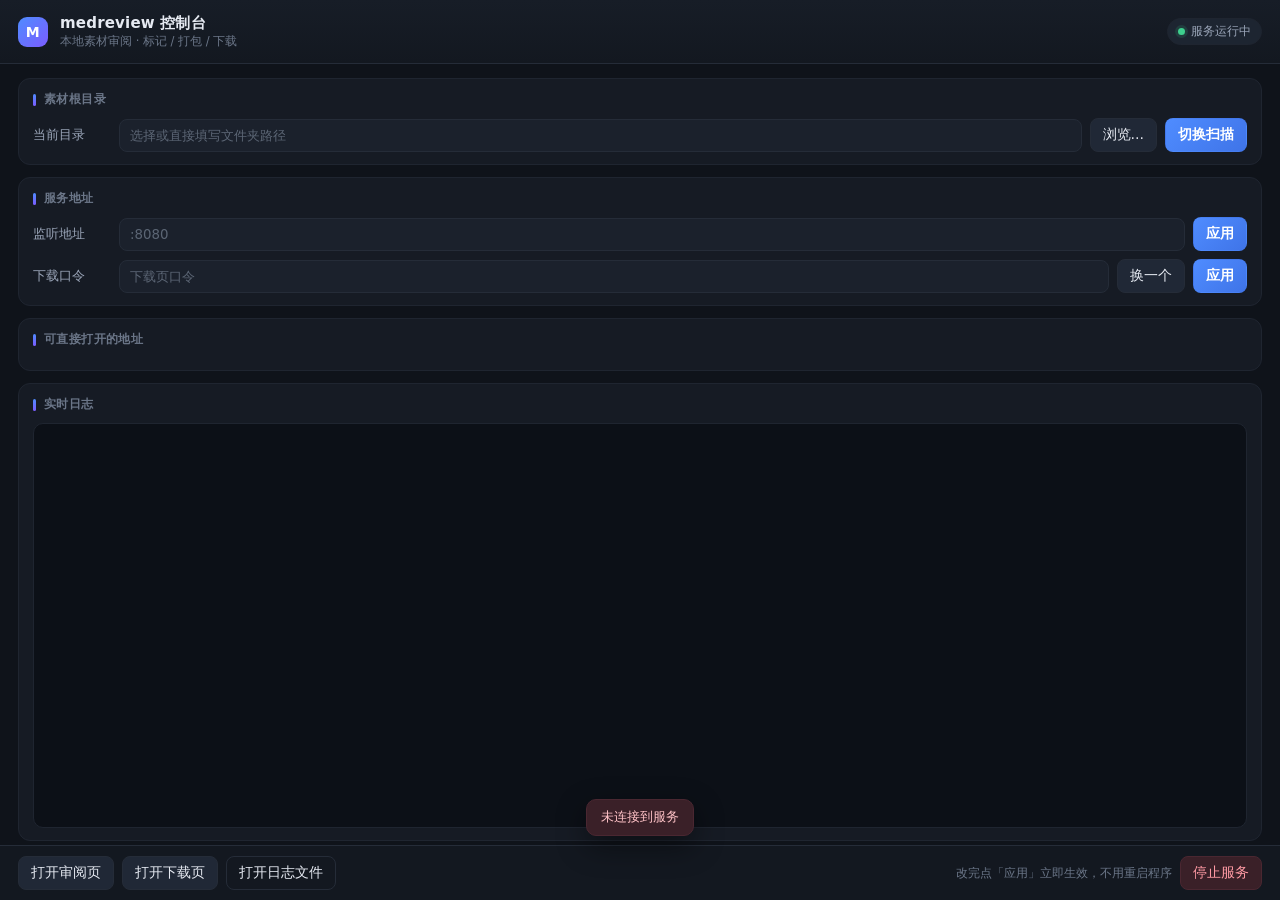
<file: ui/index.html>
<!DOCTYPE html>
<html lang="zh-CN">
<head>
<meta charset="utf-8">
<meta name="viewport" content="width=device-width,initial-scale=1">
<title>medreview 控制台</title>
<style>
  :root{
    --bg:#0f131a;
    --panel:#161b24;
    --panel-2:#1b212c;
    --line:#252c38;
    --line-soft:#1f2530;
    --txt:#e6eaf2;
    --txt-dim:#9aa5b8;
    --txt-soft:#6b7688;
    --accent:#4f8cff;
    --accent-2:#7b5cff;
    --ok:#3ecf8e;
    --warn:#f0b429;
    --err:#f2616d;
    --radius:12px;
  }
  *{box-sizing:border-box}
  html,body{height:100%}
  body{
    margin:0;
    background:var(--bg);
    color:var(--txt);
    font-family:"Segoe UI Variable Text","Segoe UI","Microsoft YaHei UI",system-ui,-apple-system,sans-serif;
    font-size:13.5px;
    -webkit-font-smoothing:antialiased;
    display:flex;flex-direction:column;
    user-select:none;
  }
  button{font-family:inherit;font-size:inherit;cursor:pointer}
  input{font-family:inherit}

  /* ---------- 顶栏 ---------- */
  header{
    display:flex;align-items:center;gap:12px;
    padding:14px 18px;
    background:linear-gradient(180deg,#171d27,#131820);
    border-bottom:1px solid var(--line);
  }
  .logo{
    width:30px;height:30px;border-radius:9px;flex:none;
    background:linear-gradient(135deg,var(--accent),var(--accent-2));
    display:flex;align-items:center;justify-content:center;
    font-weight:700;color:#fff;font-size:14px;letter-spacing:.5px;
  }
  .title{font-size:15px;font-weight:600;letter-spacing:.2px}
  .sub{font-size:11.5px;color:var(--txt-soft);margin-top:1px}
  .spacer{flex:1}
  .pill{
    display:inline-flex;align-items:center;gap:6px;
    padding:5px 10px;border-radius:999px;font-size:11.5px;
    background:#1d2531;border:1px solid var(--line-soft);color:var(--txt-dim);
  }
  .dot{width:7px;height:7px;border-radius:50%;background:var(--ok);box-shadow:0 0 0 3px rgba(62,207,142,.14)}
  .dot.off{background:var(--warn);box-shadow:0 0 0 3px rgba(240,180,41,.14)}

  /* ---------- 主体 ---------- */
  main{flex:1;overflow:auto;padding:14px 18px 4px;display:flex;flex-direction:column;gap:12px}
  .card{
    background:var(--panel);
    border:1px solid var(--line-soft);
    border-radius:var(--radius);
    padding:12px 14px;
  }
  .card h3{
    margin:0 0 10px;font-size:12px;font-weight:600;letter-spacing:.4px;
    color:var(--txt-soft);text-transform:none;display:flex;align-items:center;gap:8px;
  }
  .card h3::before{content:"";width:3px;height:12px;border-radius:2px;background:linear-gradient(180deg,var(--accent),var(--accent-2))}
  .row{display:flex;align-items:center;gap:8px}
  .row + .row{margin-top:8px}
  .lab{width:78px;flex:none;color:var(--txt-dim);font-size:12.5px}
  input[type=text]{
    flex:1;min-width:0;
    background:var(--panel-2);border:1px solid var(--line);border-radius:8px;
    color:var(--txt);padding:8px 10px;outline:none;transition:border-color .15s,box-shadow .15s;
  }
  input[type=text]:focus{border-color:var(--accent);box-shadow:0 0 0 3px rgba(79,140,255,.15)}
  input[type=text]::placeholder{color:#5c6675}

  .btn{
    padding:7px 12px;border-radius:8px;border:1px solid var(--line);
    background:#202836;color:var(--txt);transition:background .15s,border-color .15s,transform .05s;
    white-space:nowrap;
  }
  .btn:hover{background:#27303f;border-color:#33405a}
  .btn:active{transform:translateY(1px)}
  .btn.primary{background:linear-gradient(135deg,var(--accent),#3f74e8);border-color:transparent;color:#fff;font-weight:600}
  .btn.primary:hover{filter:brightness(1.08)}
  .btn.ghost{background:transparent}
  .btn.danger{background:#3a2028;border-color:#4a2731;color:#ff9aa4}
  .btn.danger:hover{background:#4a2833}

  /* ---------- 地址列表 ---------- */
  .urls{display:flex;flex-direction:column;gap:6px}
  .url{
    display:flex;align-items:center;gap:8px;padding:7px 9px;border-radius:8px;
    background:var(--panel-2);border:1px solid var(--line-soft);
  }
  .url .tag{
    flex:none;font-size:10.5px;padding:2px 7px;border-radius:5px;
    background:#243049;color:#9fc0ff;letter-spacing:.3px;
  }
  .url .tag.lan{background:#233041;color:#7fd0b0}
  .url .u{
    flex:1;min-width:0;overflow:hidden;text-overflow:ellipsis;white-space:nowrap;
    color:#b9c6dd;font-size:12px;direction:ltr;text-align:left;
  }
  .url .u:hover{color:#fff;text-decoration:underline;cursor:pointer}
  .copy{background:none;border:none;color:var(--txt-soft);padding:2px 5px;border-radius:6px}
  .copy:hover{background:#2b3444;color:var(--txt)}

  /* ---------- 日志 ---------- */
  .logs-card{flex:1;min-height:200px;display:flex;flex-direction:column}
  .logbox{
    flex:1;overflow:auto;margin:0;padding:10px 12px;
    background:#0c1017;border:1px solid var(--line-soft);border-radius:10px;
    font-family:"Cascadia Mono","Consolas","Menlo",monospace;
    font-size:12px;line-height:1.65;color:#a9b6cc;white-space:pre-wrap;word-break:break-all;
    user-select:text;
  }
  .l{white-space:pre-wrap}
  .l.hi{color:#7fd0b0}
  .l.warn{color:#f0c674}
  .l.err{color:#ff9aa4}
  .l.dim{color:#6b7688}

  /* ---------- 底栏 ---------- */
  footer{
    display:flex;align-items:center;gap:8px;padding:10px 18px;
    border-top:1px solid var(--line);background:#131820;
  }
  .hint{font-size:11.5px;color:var(--txt-soft);overflow:hidden;text-overflow:ellipsis;white-space:nowrap}

  /* ---------- toast ---------- */
  #toast{
    position:fixed;left:50%;bottom:64px;transform:translateX(-50%) translateY(10px);
    background:#20283a;border:1px solid #33405a;color:var(--txt);
    padding:9px 14px;border-radius:10px;font-size:12.5px;box-shadow:0 10px 30px rgba(0,0,0,.45);
    opacity:0;pointer-events:none;transition:opacity .18s,transform .18s;max-width:70%;
  }
  #toast.show{opacity:1;transform:translateX(-50%) translateY(0)}
  #toast.bad{border-color:#4a2731;background:#3a2028;color:#ffc2c7}
</style>
</head>
<body>

<header>
  <div class="logo">M</div>
  <div>
    <div class="title">medreview 控制台</div>
    <div class="sub">本地素材审阅 · 标记 / 打包 / 下载</div>
  </div>
  <div class="spacer"></div>
  <div class="pill"><span class="dot" id="dot"></span><span id="pillTxt">服务运行中</span></div>
</header>

<main>
  <!-- 素材根目录 -->
  <div class="card">
    <h3>素材根目录</h3>
    <div class="row">
      <span class="lab">当前目录</span>
      <input type="text" id="rootInput" placeholder="选择或直接填写文件夹路径">
      <button class="btn" id="btnPick">浏览…</button>
      <button class="btn primary" id="btnRoot">切换扫描</button>
    </div>
  </div>

  <!-- 监听地址 / 口令 -->
  <div class="card">
    <h3>服务地址</h3>
    <div class="row">
      <span class="lab">监听地址</span>
      <input type="text" id="addrInput" placeholder=":8080">
      <button class="btn primary" id="btnAddr">应用</button>
    </div>
    <div class="row">
      <span class="lab">下载口令</span>
      <input type="text" id="tokenInput" placeholder="下载页口令">
      <button class="btn" id="btnRand">换一个</button>
      <button class="btn primary" id="btnToken">应用</button>
    </div>
  </div>

  <!-- 地址速览 -->
  <div class="card">
    <h3>可直接打开的地址</h3>
    <div class="urls" id="urls"></div>
  </div>

  <!-- 日志 -->
  <div class="card logs-card">
    <h3>实时日志</h3>
    <div class="logbox" id="logbox"></div>
  </div>
</main>

<footer>
  <button class="btn" id="btnReview">打开审阅页</button>
  <button class="btn" id="btnDL">打开下载页</button>
  <button class="btn ghost" id="btnLog">打开日志文件</button>
  <div class="spacer"></div>
  <span class="hint" id="hint">改完点「应用」立即生效，不用重启程序</span>
  <button class="btn danger" id="btnQuit">停止服务</button>
</footer>

<div id="toast"></div>

<script>
  const api = window.go && window.go.main && window.go.main.UI;
  const $ = id => document.getElementById(id);
  let st = null, since = 0, booted = false;

  function toast(msg, bad){
    const t = $("toast");
    t.textContent = msg;
    t.className = bad ? "show bad" : "show";
    clearTimeout(t._timer);
    t._timer = setTimeout(()=>{ t.className = ""; }, bad ? 4200 : 2400);
  }

  function copy(text){
    const ta = document.createElement("textarea");
    ta.value = text; ta.style.position="fixed"; ta.style.opacity="0";
    document.body.appendChild(ta); ta.select();
    try{ document.execCommand("copy"); toast("已复制"); }catch(e){ toast("复制失败", true); }
    ta.remove();
  }

  function clsOf(line){
    if(/启动成功|=====/.test(line)) return "l hi";
    if(/失败|错误|无法|Error|error/.test(line)) return "l err";
    if(/警告|注意|已被占用/.test(line)) return "l warn";
    if(/^---|^===/.test(line)) return "l dim";
    return "l";
  }

  async function pullLogs(){
    if(!api) return;
    try{
      const b = await api.Logs(since);
      const lines = b.Lines || [];
      since = Math.max(since, b.Seq || 0);
      if(!lines.length) return;
      const box = $("logbox");
      const frag = document.createDocumentFragment();
      for(const l of lines){
        const d = document.createElement("div");
        d.className = clsOf(l.Text);
        d.textContent = l.Text;
        frag.appendChild(d);
      }
      const atBottom = box.scrollHeight - box.scrollTop - box.clientHeight < 40;
      box.appendChild(frag);
      while(box.childElementCount > 1200) box.removeChild(box.firstChild);
      if(atBottom || !booted) box.scrollTop = box.scrollHeight;
      booted = true;
    }catch(e){ /* 服务忙，下次再拉 */ }
  }

  async function refresh(){
    if(!api) { toast("未连接到服务", true); return; }
    try{
      st = await api.Status();
      if(document.activeElement !== $("rootInput"))  $("rootInput").value  = st.Root  || "";
      if(document.activeElement !== $("addrInput"))  $("addrInput").value  = st.Addr  || "";
      if(document.activeElement !== $("tokenInput")) $("tokenInput").value = st.Token || "";
      $("dot").className = st.FFmpeg ? "dot" : "dot off";
      $("pillTxt").textContent = st.FFmpeg ? "服务运行中" : "运行中 · 未找到 ffmpeg";

      const box = $("urls"); box.innerHTML = "";
      const add = (tag, url, lan)=>{
        if(!url) return;
        const row = document.createElement("div"); row.className = "url";
        const t = document.createElement("span"); t.className = "tag" + (lan?" lan":""); t.textContent = tag;
        const u = document.createElement("span"); u.className = "u"; u.textContent = url; u.title = url;
        u.onclick = ()=> api.Open(url);
        const c = document.createElement("button"); c.className = "copy"; c.textContent = "复制";
        c.onclick = ()=> copy(url);
        row.append(t,u,c); box.appendChild(row);
      };
      add("审阅页", st.ReviewURL);
      add("下载页", st.DownloadURL);
      (st.LANURLs||[]).forEach((u,i)=> add("局域网"+(i+1), u, true));
    }catch(e){ toast("读取状态失败: " + e, true); }
  }

  function call(promise, okMsg){
    promise.then(s=>{
      if(s) st = s; refresh();
      toast(okMsg);
    }).catch(e=> toast(String(e || e.message || "操作失败"), true));
  }

  $("btnPick").onclick = async ()=>{
    const p = await api.PickFolder();
    if(p){ $("rootInput").value = p; toast("已选择：" + p); }
  };
  $("btnRoot").onclick  = ()=> call(api.ScanRoot($("rootInput").value.trim()),  "已切换素材根目录");
  $("btnAddr").onclick  = ()=> call(api.SetAddr($("addrInput").value.trim()),   "监听地址已更新");
  $("btnToken").onclick = ()=> call(api.SetToken($("tokenInput").value.trim()), "下载口令已更新");
  $("btnRand").onclick  = ()=> call(api.RandomToken(),                          "已换成新口令");
  $("btnReview").onclick = ()=> st && api.Open(st.ReviewURL);
  $("btnDL").onclick     = ()=> st && api.Open(st.DownloadURL);
  $("btnLog").onclick    = ()=> st && api.OpenAppDir(st.LogPath);
  $("btnQuit").onclick   = ()=> { toast("正在停止服务…"); setTimeout(()=>api.Quit(), 200); };

  [["rootInput","btnRoot"],["addrInput","btnAddr"],["tokenInput","btnToken"]].forEach(([inp, btn])=>{
    $(inp).addEventListener("keydown", e=>{ if(e.key === "Enter") $(btn).click(); });
  });

  refresh();
  pullLogs();
  setInterval(pullLogs, 600);
  setInterval(refresh, 3000);
</script>
</body>
</html>
</file>
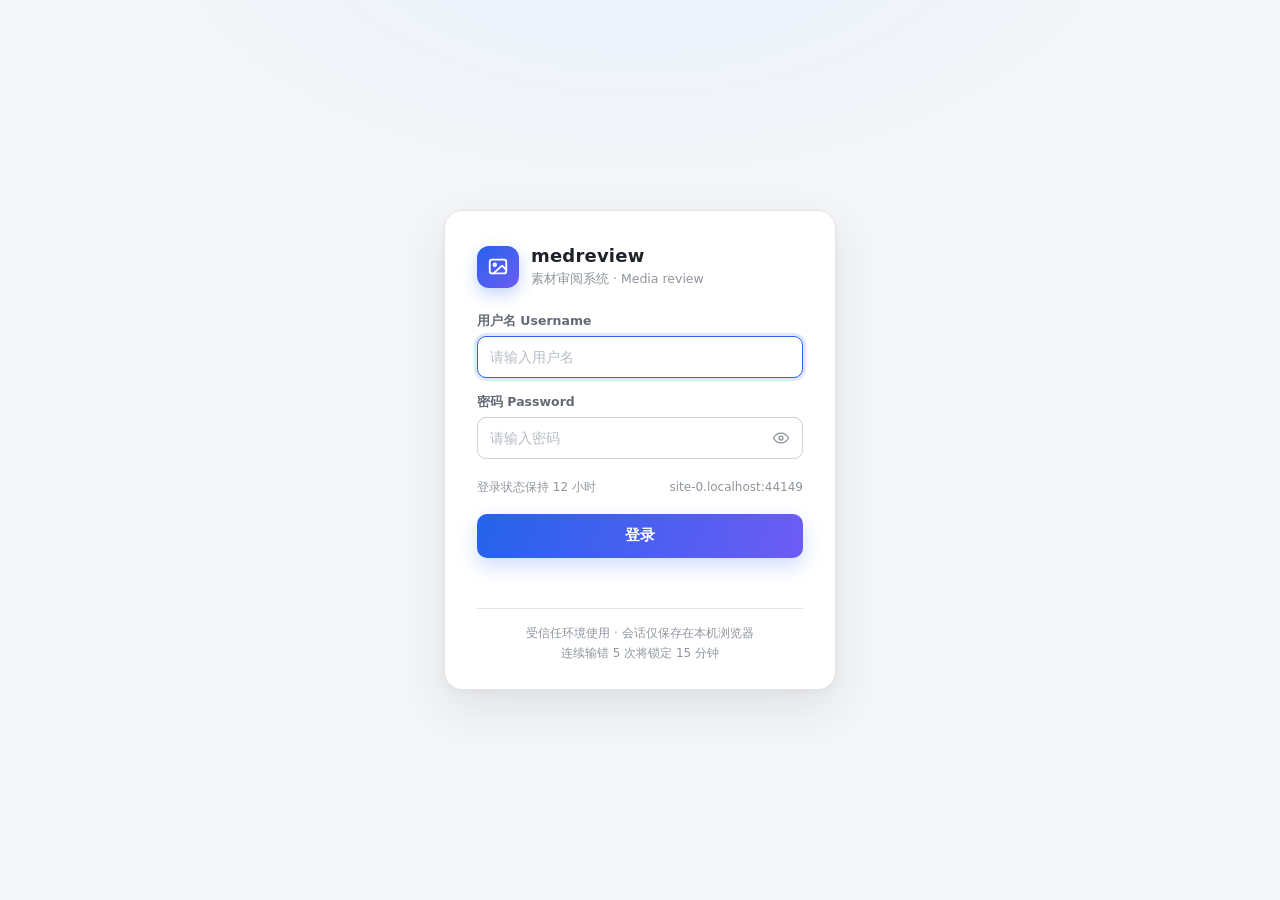
<file: web/login.html>
<!DOCTYPE html>
<html lang="zh-CN">
<head>
<meta charset="utf-8">
<meta name="viewport" content="width=device-width,initial-scale=1,viewport-fit=cover">
<title>登录 · medreview</title>
<link rel="icon" href="data:,">
<link rel="stylesheet" href="style.css">
<style>
  /* 登录页：与首页/审阅页同一套设计语言（浅色、主色 #2563eb、圆角卡片） */
  body {
    min-height: 100vh; min-height: 100dvh; margin: 0;
    background:
      radial-gradient(900px 520px at 50% -12%, var(--primary-soft) 0%, rgba(232,240,254,0) 62%),
      var(--bg);
    display: flex; align-items: center; justify-content: center;
    padding: 24px 16px;
    font: 14px/1.55 "Microsoft YaHei", "PingFang SC", "Segoe UI", system-ui, sans-serif;
    color: var(--text);
  }
  .card {
    width: 100%; max-width: 392px;
    background: var(--panel); border: 1px solid var(--border); border-radius: 18px;
    box-shadow: 0 18px 48px rgba(31,35,41,.10), 0 2px 6px rgba(31,35,41,.04);
    padding: 34px 32px 26px;
  }
  .brand { display: flex; align-items: center; gap: 12px; margin-bottom: 22px; }
  .mark {
    width: 42px; height: 42px; border-radius: 12px; flex: 0 0 auto;
    background: linear-gradient(140deg, var(--primary) 0%, #6d5cf5 100%);
    display: grid; place-items: center; color: #fff;
    box-shadow: 0 6px 16px rgba(37,99,235,.28);
  }
  .brand h1 { font-size: 18px; line-height: 1.2; margin: 0; font-weight: 750; letter-spacing: .2px; }
  .brand p { margin: 3px 0 0; font-size: 12.5px; color: var(--text-faint); }

  .field { margin-bottom: 14px; }
  .field label { display: block; font-size: 12.5px; color: var(--text-dim); margin-bottom: 6px; font-weight: 600; }
  .wrap { position: relative; }
  .wrap input {
    width: 100%; height: 42px; padding: 0 12px;
    border: 1px solid var(--border-strong); border-radius: 9px;
    background: #fff; color: var(--text); font-size: 14px; font-family: inherit;
    transition: border-color .15s, box-shadow .15s;
  }
  .wrap input::placeholder { color: #b6bcc6; }
  .wrap input:focus {
    outline: none; border-color: var(--primary);
    box-shadow: 0 0 0 3px rgba(37,99,235,.14);
  }
  .wrap.pw input { padding-right: 44px; }
  .eye {
    position: absolute; right: 6px; top: 50%; transform: translateY(-50%);
    width: 32px; height: 32px; border: 0; background: transparent; cursor: pointer;
    color: var(--text-faint); border-radius: 8px; display: grid; place-items: center;
  }
  .eye:hover { background: var(--bg); color: var(--text-dim); }

  .row { display: flex; align-items: center; justify-content: space-between; margin: 4px 0 16px; }
  .hint { font-size: 12px; color: var(--text-faint); }

  .btn {
    width: 100%; height: 44px; border: 0; border-radius: 10px; cursor: pointer;
    background: linear-gradient(100deg, var(--primary) 0%, #6d5cf5 100%);
    color: #fff; font-size: 14.5px; font-weight: 650; font-family: inherit;
    display: inline-flex; align-items: center; justify-content: center; gap: 8px;
    transition: filter .15s, transform .05s;
    box-shadow: 0 8px 20px rgba(37,99,235,.22);
  }
  .btn:hover { filter: brightness(1.04); }
  .btn:active { transform: translateY(1px); }
  .btn:disabled { cursor: default; filter: grayscale(.25); opacity: .8; box-shadow: none; }
  .spin {
    width: 15px; height: 15px; border-radius: 50%;
    border: 2px solid rgba(255,255,255,.45); border-top-color: #fff;
    animation: sp .7s linear infinite; display: none;
  }
  .btn.loading .spin { display: inline-block; }
  @keyframes sp { to { transform: rotate(360deg); } }

  .err {
    min-height: 20px; margin-top: 12px; font-size: 13px; color: var(--reject);
    display: flex; align-items: center; gap: 6px;
  }
  .shake { animation: shake .35s; }
  @keyframes shake {
    0%,100% { transform: translateX(0); }
    25% { transform: translateX(-6px); }
    50% { transform: translateX(6px); }
    75% { transform: translateX(-3px); }
  }

  .foot {
    margin-top: 18px; padding-top: 14px; border-top: 1px solid var(--border);
    font-size: 12px; color: var(--text-faint); text-align: center; line-height: 1.7;
  }
  .foot b { color: var(--text-dim); font-weight: 600; }
  @media (max-width: 420px) {
    .card { padding: 26px 20px 20px; border-radius: 16px; }
  }
</style>
</head>
<body>
  <form class="card" id="f" autocomplete="on" novalidate>
    <div class="brand">
      <div class="mark" aria-hidden="true">
        <svg width="22" height="22" viewBox="0 0 24 24" fill="none" stroke="currentColor"
             stroke-width="2" stroke-linecap="round" stroke-linejoin="round">
          <rect x="3" y="4" width="18" height="15" rx="2.5"/>
          <circle cx="8.5" cy="9.5" r="1.4"/>
          <path d="M21 15l-4.5-4.5L7 19"/>
        </svg>
      </div>
      <div>
        <h1>medreview</h1>
        <p>素材审阅系统 · Media review</p>
      </div>
    </div>

    <div class="field">
      <label for="u">用户名 Username</label>
      <div class="wrap">
        <input id="u" name="user" autocomplete="username" required autofocus
               placeholder="请输入用户名" spellcheck="false">
      </div>
    </div>

    <div class="field">
      <label for="p">密码 Password</label>
      <div class="wrap pw">
        <input id="p" name="password" type="password" autocomplete="current-password"
               required placeholder="请输入密码">
        <button class="eye" id="eye" type="button" aria-label="显示密码" title="显示密码">
          <svg width="18" height="18" viewBox="0 0 24 24" fill="none" stroke="currentColor"
               stroke-width="1.8" stroke-linecap="round" stroke-linejoin="round">
            <path d="M2 12s3.5-6.5 10-6.5S22 12 22 12s-3.5 6.5-10 6.5S2 12 2 12z"/>
            <circle cx="12" cy="12" r="2.6"/>
          </svg>
        </button>
      </div>
    </div>

    <div class="row">
      <span class="hint">登录状态保持 12 小时</span>
      <span class="hint" id="host"></span>
    </div>

    <button class="btn" id="go" type="submit">
      <span class="spin" aria-hidden="true"></span>
      <span id="goText">登录</span>
    </button>

    <div class="err" id="err" role="alert" aria-live="polite"></div>

    <div class="foot">
      受信任环境使用 · 会话仅保存在本机浏览器<br>
      连续输错 5 次将锁定 15 分钟
    </div>
  </form>

<script>
(function () {
  "use strict";
  var f = document.getElementById("f");
  var user = document.getElementById("u");
  var pass = document.getElementById("p");
  var eye = document.getElementById("eye");
  var go = document.getElementById("go");
  var goText = document.getElementById("goText");
  var err = document.getElementById("err");
  var next = new URLSearchParams(location.search).get("next") || "/home.html";
  var busy = false;

  document.getElementById("host").textContent = location.host;

  // 显示/隐藏密码
  eye.addEventListener("click", function () {
    var show = pass.type === "password";
    pass.type = show ? "text" : "password";
    eye.setAttribute("aria-label", show ? "隐藏密码" : "显示密码");
    eye.title = show ? "隐藏密码" : "显示密码";
    pass.focus();
  });

  function fail(msg) {
    err.textContent = msg;
    f.classList.remove("shake");
    void f.offsetWidth;          // 重启动画
    f.classList.add("shake");
    go.disabled = false;
    go.classList.remove("loading");
    goText.textContent = "登录";
    busy = false;
  }

  f.addEventListener("submit", function (e) {
    e.preventDefault();
    if (busy) return;
    err.textContent = "";
    if (!user.value.trim() || !pass.value) {
      fail("请填写用户名和密码");
      return;
    }
    busy = true;
    go.disabled = true;
    go.classList.add("loading");
    goText.textContent = "登录中…";

    fetch("api/login", {
      method: "POST",
      headers: { "Content-Type": "application/json" },
      body: JSON.stringify({ user: user.value.trim(), password: pass.value })
    }).then(function (r) {
      return r.json().catch(function () { return {}; }).then(function (j) {
        return { ok: r.ok, status: r.status, j: j };
      });
    }).then(function (res) {
      if (res.ok) {
        goText.textContent = "登录成功";
        location.replace(next);
        return;
      }
      if (res.status === 429) return fail("尝试过于频繁，请 15 分钟后再试");
      fail(res.j.error || "用户名或密码错误");
    }).catch(function () {
      fail("网络错误，请确认服务是否在运行");
    });
  });
})();
</script>
</body>
</html>
</file>
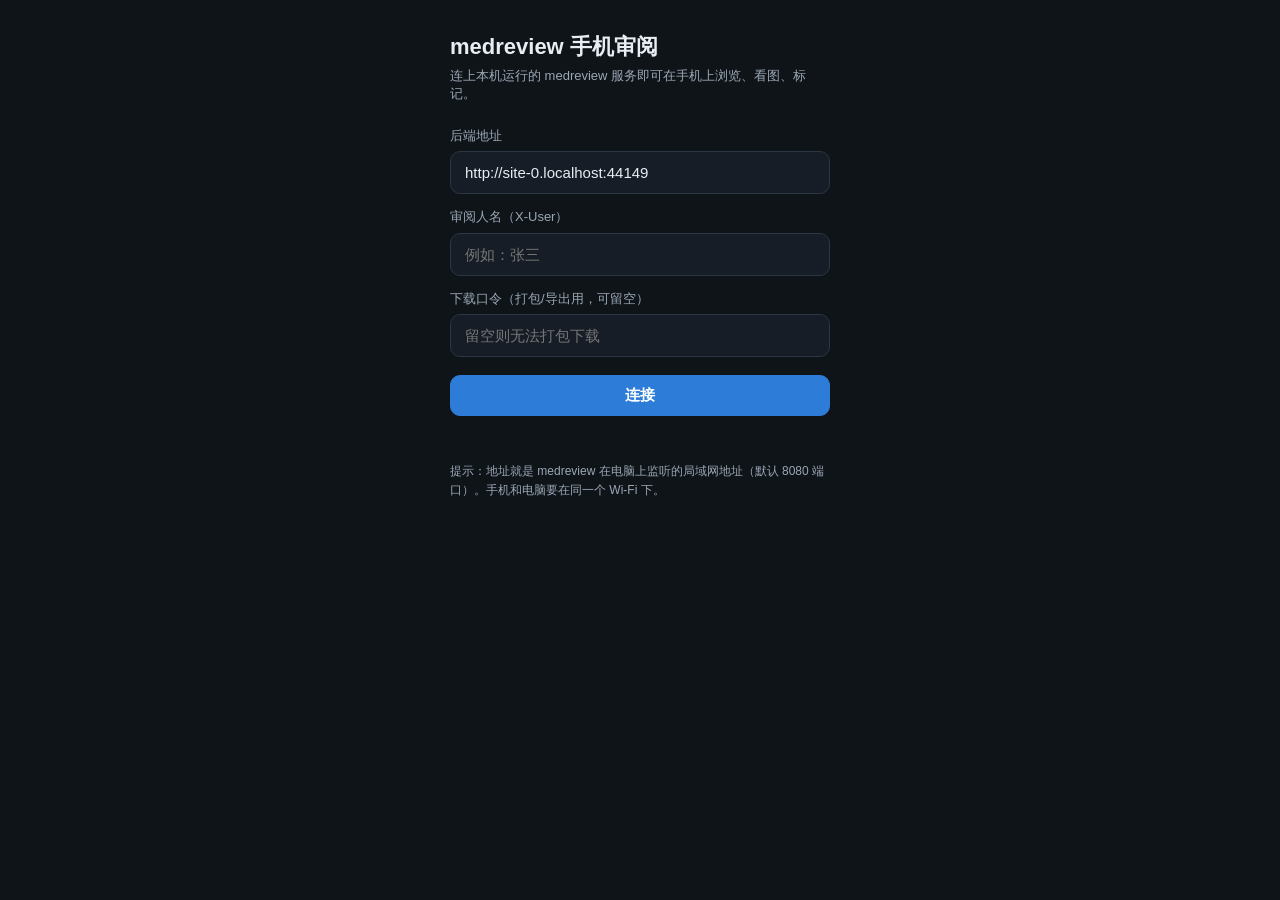
<file: web/mobile.html>
<!DOCTYPE html>
<html lang="zh-CN">
<head>
<meta charset="utf-8" />
<meta name="viewport" content="width=device-width, initial-scale=1, viewport-fit=cover, maximum-scale=1, user-scalable=no" />
<meta name="theme-color" content="#0f1419" />
<title>medreview 手机审阅</title>
<link rel="manifest" href="manifest.webmanifest" />
<link rel="apple-touch-icon" href="icon-192.png" />
<style>
  :root{
    --bg:#0f1419; --bg2:#161d26; --bg3:#1f2935; --line:#2b3744;
    --fg:#e6edf3; --fg2:#9aa7b4; --accent:#4aa3ff; --accent2:#2d7dd8;
    --keep:#3fb950; --reject:#f85149; --pending:#8b949e;
    --qc:#e3b341; --danger:#f85149;
  }
  *{box-sizing:border-box; -webkit-tap-highlight-color:transparent;}
  html,body{margin:0; padding:0; height:100%;}
  body{
    font-family:-apple-system,BlinkMacSystemFont,"Segoe UI",Roboto,"PingFang SC","Microsoft YaHei",sans-serif;
    background:var(--bg); color:var(--fg); font-size:15px; line-height:1.4;
    padding-top:env(safe-area-inset-top); padding-bottom:env(safe-area-inset-bottom);
    -webkit-text-size-adjust:100%;
  }
  button{font-family:inherit; font-size:15px; color:var(--fg); background:var(--bg3);
    border:1px solid var(--line); border-radius:10px; padding:10px 14px; cursor:pointer;}
  button:active{transform:scale(.97);}
  button.primary{background:var(--accent2); border-color:var(--accent2); color:#fff; font-weight:600;}
  button.keep{border-color:var(--keep); color:var(--keep);}
  button.reject{border-color:var(--reject); color:var(--reject);}
  button.danger{background:var(--danger); border-color:var(--danger); color:#fff;}
  button:disabled{opacity:.4; cursor:default;}
  input{font-family:inherit; font-size:15px; color:var(--fg); background:var(--bg2);
    border:1px solid var(--line); border-radius:10px; padding:12px 14px; width:100%;}
  .hidden{display:none !important;}
  .row{display:flex; gap:8px; align-items:center;}
  .col{display:flex; flex-direction:column; gap:8px;}
  .muted{color:var(--fg2);}
  .spacer{flex:1;}

  /* ---------- 连接页 ---------- */
  #connect{max-width:420px; margin:0 auto; padding:32px 20px;}
  #connect h1{font-size:22px; margin:0 0 4px;}
  #connect .sub{color:var(--fg2); margin-bottom:24px; font-size:13px;}
  #connect label{display:block; font-size:13px; color:var(--fg2); margin:14px 0 6px;}
  #connect .err{color:var(--reject); font-size:13px; min-height:18px; margin-top:10px;}

  /* ---------- 顶栏 ---------- */
  header{position:sticky; top:0; z-index:20; background:var(--bg); border-bottom:1px solid var(--line);
    padding:10px 12px; display:flex; gap:8px; align-items:center;}
  header .title{font-weight:600; font-size:16px; white-space:nowrap; overflow:hidden; text-overflow:ellipsis;}
  .totals{display:flex; gap:10px; font-size:12px; color:var(--fg2); padding:6px 12px; border-bottom:1px solid var(--line); flex-wrap:wrap;}
  .totals b{color:var(--fg);} .totals .k{color:var(--keep);} .totals .r{color:var(--reject);} .totals .p{color:var(--pending);}

  /* ---------- 面包屑 + 子目录 ---------- */
  #crumbs{display:flex; gap:6px; overflow-x:auto; padding:8px 12px; border-bottom:1px solid var(--line); white-space:nowrap;}
  #crumbs .crumb{background:var(--bg3); border:1px solid var(--line); border-radius:999px; padding:5px 12px; font-size:13px; flex:none;}
  #crumbs .crumb.cur{background:var(--accent2); border-color:var(--accent2); color:#fff;}
  #subfolders{padding:8px 12px; border-bottom:1px solid var(--line); display:flex; flex-direction:column; gap:6px;}
  .folder{display:flex; align-items:center; gap:10px; padding:10px 12px; background:var(--bg2); border:1px solid var(--line); border-radius:10px;}
  .folder .fname{flex:1; overflow:hidden; text-overflow:ellipsis;}
  .folder .fcount{font-size:12px; color:var(--fg2);}
  .folder .claim{font-size:11px; color:var(--qc); border:1px solid var(--qc); border-radius:6px; padding:1px 6px;}

  /* ---------- 筛选 ---------- */
  #filters{display:flex; gap:6px; overflow-x:auto; padding:8px 12px; border-bottom:1px solid var(--line);}
  #filters button{flex:none; padding:7px 12px; font-size:13px; border-radius:999px;}
  #filters button.on{background:var(--accent2); border-color:var(--accent2); color:#fff;}

  /* ---------- 文件网格 ---------- */
  #grid{display:grid; grid-template-columns:repeat(3,1fr); gap:6px; padding:8px;}
  @media(min-width:560px){#grid{grid-template-columns:repeat(4,1fr);}}
  @media(min-width:760px){#grid{grid-template-columns:repeat(6,1fr);}}
  .cell{position:relative; aspect-ratio:1/1; background:var(--bg2); border:2px solid transparent; border-radius:8px; overflow:hidden;}
  .cell img{width:100%; height:100%; object-fit:cover; display:block;}
  .cell.video::after{content:"▶"; position:absolute; inset:0; display:flex; align-items:center; justify-content:center;
    font-size:26px; color:#fff; text-shadow:0 1px 4px #000; background:rgba(0,0,0,.25);}
  .cell .badge{position:absolute; top:3px; left:3px; font-size:10px; padding:1px 5px; border-radius:6px; background:rgba(0,0,0,.6); color:#fff;}
  .cell.dec1{border-color:var(--keep);}
  .cell.dec2{border-color:var(--reject);}
  .cell .qc{position:absolute; bottom:3px; right:3px; display:flex; gap:2px; flex-wrap:wrap; max-width:90%; justify-content:flex-end;}
  .cell .qc span{font-size:9px; padding:1px 4px; border-radius:5px; background:var(--qc); color:#1a1a1a; font-weight:700;}
  .cell .sel{position:absolute; top:3px; right:3px; width:20px; height:20px; border-radius:50%; border:2px solid #fff; background:transparent;}
  .cell.sel-on .sel{background:var(--accent);}
  .cell .par{position:absolute; bottom:3px; left:3px; font-size:9px; padding:1px 4px; border-radius:5px; background:rgba(74,163,255,.85); color:#fff;}

  /* ---------- 灯箱 ---------- */
  #lightbox{position:fixed; inset:0; z-index:50; background:#000; display:flex; flex-direction:column;}
  #lbTop{display:flex; gap:8px; align-items:center; padding:10px 12px; padding-top:calc(10px + env(safe-area-inset-top));}
  #lbBody{flex:1; position:relative; display:flex; align-items:center; justify-content:center; overflow:hidden;}
  #lbBody img{max-width:100%; max-height:100%; width:auto; height:auto; display:block;}
  #lbBody .boxlayer{position:absolute; left:0; top:0; width:100%; height:100%; pointer-events:none;}
  .qcbox{position:absolute; border:2px solid var(--reject); background:rgba(248,81,73,.12);}
  #lbBody video{max-width:100%; max-height:100%; width:auto; height:auto;}
  #lbMsg{position:absolute; left:50%; top:50%; transform:translate(-50%,-50%); color:#fff; background:rgba(0,0,0,.6);
    padding:12px 16px; border-radius:10px; font-size:14px; text-align:center; max-width:80%;}
  #lbInfo{padding:8px 12px; font-size:13px; color:var(--fg2); max-height:30%; overflow:auto;}
  #lbInfo .name{color:var(--fg); font-weight:600; word-break:break-all;}
  #lbInfo .qctags{margin-top:4px; display:flex; gap:4px; flex-wrap:wrap;}
  #lbInfo .qctags span{font-size:11px; padding:1px 6px; border-radius:6px; background:var(--qc); color:#1a1a1a; font-weight:700;}
  #lbActions{display:flex; gap:6px; padding:10px 12px; padding-bottom:calc(10px + env(safe-area-inset-bottom)); border-top:1px solid #222;}
  #lbActions button{flex:1;}

  /* ---------- 底部操作条 ---------- */
  footer{position:sticky; bottom:0; z-index:20; background:var(--bg); border-top:1px solid var(--line); padding:8px 12px; display:flex; gap:8px;}
  footer button{flex:1;}

  /* ---------- 弹层 ---------- */
  .sheet{position:fixed; inset:0; z-index:60; background:rgba(0,0,0,.5); display:flex; align-items:flex-end;}
  .sheet .panel{width:100%; background:var(--bg2); border-top-left-radius:16px; border-top-right-radius:16px; padding:16px; padding-bottom:calc(16px + env(safe-area-inset-bottom)); display:flex; flex-direction:column; gap:8px;}
  .sheet .panel h3{margin:0 0 4px; font-size:16px;}
  .sheet .panel button{width:100%; text-align:left;}

  #toast{position:fixed; left:50%; bottom:80px; transform:translateX(-50%) translateY(8px); z-index:90; background:#000; color:#fff;
    padding:10px 16px; border-radius:10px; font-size:13px; opacity:0; transition:opacity .2s, transform .2s; pointer-events:none; max-width:90%; text-align:center;}
  #toast.on{opacity:.95; transform:translateX(-50%) translateY(0);}
  .loadmore{text-align:center; padding:14px; color:var(--fg2); font-size:13px;}

  /* ---------- 动效（display 切换会重启动画：打开类全用 keyframes，零 JS） ---------- */
  @keyframes mFadeIn{from{opacity:0}}
  @keyframes sheetUp{from{transform:translateY(30px)}}
  @keyframes cellIn{from{opacity:0; transform:translateY(6px)}}
  @keyframes qcIn{from{opacity:0; transform:scale(.8)}}
  .sheet{animation:mFadeIn .18s ease-out;}
  .sheet .panel{animation:sheetUp .22s cubic-bezier(.2,.8,.3,1);}
  #lightbox{animation:mFadeIn .18s ease-out;}
  #app{animation:mFadeIn .2s ease-out;}
  .cell{animation:cellIn .22s ease-out backwards;}
  .cell .qc span, #lbInfo .qctags span{animation:qcIn .18s ease-out backwards;}
  @media (prefers-reduced-motion: reduce){ *{animation-duration:.01ms !important; transition-duration:.01ms !important;} }

  /* ---------- 灯箱滑动标记（卡牌堆叠） ---------- */
  #lbTop .mode-btn{flex:none; padding:6px 10px; font-size:12px; border-radius:8px;}
  #lbDeck{position:absolute; inset:0; display:flex; align-items:center; justify-content:center; pointer-events:none;}
  .deck-card{position:absolute; inset:0; display:flex; align-items:center; justify-content:center;
    transition:transform .22s ease-out, opacity .22s ease-out; will-change:transform;}
  .deck-card img{max-width:96%; max-height:96%; width:auto; height:auto; display:block;}
  .deck-card.behind1{transform:scale(.94) translateY(12px); opacity:.6;}
  .deck-card.behind2{transform:scale(.88) translateY(22px); opacity:.35;}
  .deck-card.top{z-index:2;}
  .deck-card.fly-right{transform:translateX(130%) rotate(12deg) !important; opacity:0;}
  .deck-card.fly-left{transform:translateX(-130%) rotate(-12deg) !important; opacity:0;}
  #lbSwipeHint{position:absolute; inset:0; z-index:3; display:flex; align-items:center; justify-content:center;
    pointer-events:none; opacity:0; font-size:26px; font-weight:700; letter-spacing:3px;}
  #lbSwipeHint.keep{color:var(--keep); background:rgba(63,185,80,.15);}
  #lbSwipeHint.reject{color:var(--reject); background:rgba(248,81,73,.15);}
</style>
</head>
<body>

<!-- 连接页 -->
<div id="connect">
  <h1>medreview 手机审阅</h1>
  <div class="sub">连上本机运行的 medreview 服务即可在手机上浏览、看图、标记。</div>
  <label>后端地址</label>
  <input id="inpBase" placeholder="http://192.168.5.200:8080" autocapitalize="off" autocorrect="off" spellcheck="false" />
  <label>审阅人名（X-User）</label>
  <input id="inpUser" placeholder="例如：张三" />
  <label>下载口令（打包/导出用，可留空）</label>
  <input id="inpToken" placeholder="留空则无法打包下载" autocapitalize="off" autocorrect="off" spellcheck="false" />
  <div style="height:18px"></div>
  <button class="primary" id="btnConnect" style="width:100%">连接</button>
  <div class="err" id="connErr"></div>
  <div class="muted" style="margin-top:18px; font-size:12px; line-height:1.6">
    提示：地址就是 medreview 在电脑上监听的局域网地址（默认 8080 端口）。手机和电脑要在同一个 Wi‑Fi 下。
  </div>
</div>

<!-- 主界面 -->
<div id="app" class="hidden">
  <header>
    <div class="title" id="hdrTitle">根目录</div>
    <div class="spacer"></div>
    <button id="btnSelect" style="padding:8px 10px; font-size:13px">选择</button>
    <button id="btnFolder" style="padding:8px 10px; font-size:13px">目录</button>
    <button id="btnSettings" style="padding:8px 10px; font-size:13px">设置</button>
  </header>
  <div class="totals" id="totals"></div>
  <div id="crumbs"></div>
  <div id="subfolders"></div>
  <div id="filters">
    <button data-f="" class="on">全部</button>
    <button data-f="pending">待审</button>
    <button data-f="keep">保留</button>
    <button data-f="reject">不保留</button>
    <button data-f="video">视频</button>
    <button data-f="qcissue">有QC问题</button>
  </div>
  <div id="grid"></div>
  <div class="loadmore" id="loadmore">下拉到底自动加载更多</div>

  <!-- 选择模式底部条 -->
  <footer id="selBar" class="hidden">
    <button class="keep" id="selKeep">全选保留</button>
    <button class="reject" id="selReject">全选不保留</button>
    <button id="selClear">取消选择</button>
  </footer>
</div>

<!-- 灯箱 -->
<div id="lightbox" class="hidden">
  <div id="lbTop">
    <button id="lbClose" style="padding:6px 10px">✕</button>
    <div class="spacer"></div>
    <button id="lbPrev" style="padding:6px 10px">‹</button>
    <span id="lbCount" class="muted" style="font-size:12px"></span>
    <button id="lbNext" style="padding:6px 10px">›</button>
    <button id="lbMode" class="mode-btn">手势：点按</button>
  </div>
  <div id="lbBody">
    <div class="boxlayer" id="lbBoxes"></div>
    <div id="lbMsg" class="hidden"></div>
    <div id="lbSwipeHint"></div>
  </div>
  <div id="lbInfo">
    <div class="name" id="lbName"></div>
    <div class="qctags" id="lbQc"></div>
  </div>
  <div id="lbActions">
    <button class="keep" id="lbKeep">✓ 保留</button>
    <button class="reject" id="lbReject">✕ 不保留</button>
    <button id="lbNone">未定</button>
  </div>
</div>

<!-- 目录操作弹层 -->
<div id="folderSheet" class="sheet hidden">
  <div class="panel">
    <h3>目录操作</h3>
    <button id="fClaim">认领本目录（我正在审）</button>
    <button id="fRelease">释放认领</button>
    <button class="keep" id="fAllKeep">本目录全部标「保留」</button>
    <button class="reject" id="fAllReject">本目录全部标「不保留」</button>
    <button id="fClear">清空本目录标记</button>
    <button id="fZip">打包下载 ZIP（需口令）</button>
    <button id="fExport">导出 CSV（需口令）</button>
    <button id="fQc">QC 报告（需口令）</button>
    <button id="fClose" style="text-align:center; color:var(--fg2)">关闭</button>
  </div>
</div>

<!-- 设置弹层 -->
<div id="setSheet" class="sheet hidden">
  <div class="panel">
    <h3>设置</h3>
    <label style="font-size:13px;color:var(--fg2)">后端地址</label>
    <input id="setBase" />
    <label style="font-size:13px;color:var(--fg2)">审阅人名</label>
    <input id="setUser" />
    <label style="font-size:13px;color:var(--fg2)">下载口令</label>
    <input id="setToken" />
    <!-- 与桌面版侧栏的「已完成全部」是同一个引子：
         勾上=退出时清理密码与审阅数据，不勾=保留。手机上也能收尾，
         否则只用手机审完一轮的人还得回电脑上点一下。 -->
    <label style="display:flex;gap:8px;align-items:flex-start;font-size:13px;color:var(--fg);margin-top:4px">
      <input type="checkbox" id="setDone" style="width:auto;margin-top:2px">
      <span>已完成全部<br><span class="muted" style="font-size:12px">勾选后：关闭服务时清理密码与审阅记录</span></span>
    </label>
    <div class="muted" id="setDoneMsg" style="font-size:12px;min-height:16px"></div>
    <button class="primary" id="setSave">保存并重新连接</button>
    <button id="setClose" style="text-align:center;color:var(--fg2)">取消</button>
  </div>
</div>

<div id="toast"></div>

<script>
"use strict";
(function(){
  var LS = {
    get base(){return localStorage.getItem('mr_base')||'';},
    set base(v){localStorage.setItem('mr_base',v);},
    get user(){return localStorage.getItem('mr_user')||'';},
    set user(v){localStorage.setItem('mr_user',v);},
    get token(){return localStorage.getItem('mr_token')||'';},
    set token(v){localStorage.setItem('mr_token',v);}
  };

  var S = {
    base:'', user:'', token:'',
    folderId:1, folderName:'根目录',
    stack:[{id:1,name:'根目录'}],
    files:[], view:[],            // 当前过滤后用于灯箱滑动的列表
    cursorName:'', cursorId:0, hasMore:true, loading:false,
    filter:'', selectMode:false, selected:{},
    lbIndex:-1
  };

  function $(id){return document.getElementById(id);}
  function U(p){ return S.base.replace(/\/+$/,'') + p; }
  function mediaURL(id, orig){ return U('/api/media?id='+id+(orig?'&orig=1':'')); }

  function toast(msg){
    var t=$('toast'); t.textContent=msg; t.classList.add('on');
    clearTimeout(t._t); t._t=setTimeout(function(){t.classList.remove('on');},2200);
  }

  function api(path, opts){
    opts = opts||{};
    opts.headers = opts.headers||{};
    opts.headers['X-User'] = encodeURIComponent(S.user);
    var url = U(path);
    if(S.token) url += (url.indexOf('?')>=0?'&':'?') + 't=' + encodeURIComponent(S.token);
    return fetch(url, opts).then(function(r){
      if(!r.ok) return r.text().then(function(t){ throw new Error(t||('HTTP '+r.status)); });
      var ct = r.headers.get('content-type')||'';
      return ct.indexOf('application/json')>=0 ? r.json() : r.text();
    });
  }
  function postApi(path, body){
    return api(path, {method:'POST', headers:{'Content-Type':'application/json'}, body:JSON.stringify(body||{})});
  }

  // ---------- 连接 ----------
  function tryConnect(base, user, token, save){
    S.base=base; S.user=user; S.token=token;
    return api('/api/status').then(function(st){
      if(save){ LS.base=base; LS.user=user; LS.token=token; }
      enterApp(st);
      return st;
    });
  }

  $('btnConnect').onclick=function(){
    var base=$('inpBase').value.trim();
    var user=$('inpUser').value.trim();
    var token=$('inpToken').value.trim();
    if(!base){ $('connErr').textContent='请填写后端地址'; return; }
    if(!/^https?:\/\//.test(base)) base='http://'+base;
    $('connErr').textContent='连接中…';
    tryConnect(base, user||'匿名', token, true).then(function(){
      $('connErr').textContent='';
    }).catch(function(e){
      $('connErr').textContent='连接失败：'+(e.message||e);
    });
  };

  // 预填（来自 localStorage 或当前地址）
  (function initConnect(){
    var b = LS.base || (location.origin && location.origin.indexOf('http')===0 ? location.origin : '');
    $('inpBase').value = b;
    $('inpUser').value = LS.user;
    $('inpToken').value = LS.token;
  })();

  // ---------- 进入主界面 ----------
  function enterApp(st){
    $('connect').classList.add('hidden');
    $('app').classList.remove('hidden');
    refreshTotals(st);
    openFolder(1,'根目录',true);
    startStatusPoll();
  }

  function refreshTotals(st){
    st = st||{};
    var t = st.totals||{files:0,keep:0,reject:0,pending:0};
    $('totals').innerHTML =
      '共 <b>'+t.files+'</b> · <span class="k">保留 '+t.keep+'</span> · '+
      '<span class="r">不保留 '+t.reject+'</span> · <span class="p">待审 '+t.pending+'</span>';
  }

  var pollTimer=null;
  function startStatusPoll(){
    if(pollTimer) clearInterval(pollTimer);
    pollTimer=setInterval(function(){
      api('/api/status').then(refreshTotals).catch(function(){});
    },6000);
  }

  // ---------- 目录导航 ----------
  function openFolder(id, name, resetStack){
    if(resetStack){ S.stack=[{id:id,name:name}]; }
    S.folderId=id; S.folderName=name;
    S.files=[]; S.cursorName=''; S.cursorId=0; S.hasMore=true; S.filter='';
    S.selected={}; setSelectMode(false);
    $('hdrTitle').textContent=name;
    syncFilterButtons();
    renderCrumbs();
    $('grid').innerHTML='';
    loadFolderInfo();
    loadSubfolders();
    loadFiles();
  }

  function renderCrumbs(){
    var c=$('crumbs'); c.innerHTML='';
    S.stack.forEach(function(node, i){
      var b=document.createElement('div');
      b.className='crumb'+(i===S.stack.length-1?' cur':'');
      b.textContent=node.name;
      b.onclick=function(){
        if(i===S.stack.length-1) return;
        S.stack=S.stack.slice(0,i+1);
        var n=S.stack[i];
        openFolder(n.id,n.name,false);
      };
      c.appendChild(b);
    });
  }

  function loadFolderInfo(){
    api('/api/folder?folder='+S.folderId).then(function(d){
      if(d && d.folder){
        var n=d.folder;
        if(n.name) $('hdrTitle').textContent=n.name;
        S.folderName=n.name||S.folderName;
      }
    }).catch(function(){});
  }

  function loadSubfolders(){
    api('/api/folders?parent='+S.folderId).then(function(d){
      var box=$('subfolders'); box.innerHTML='';
      var list=(d&&d.folders)||[];
      if(!list.length){ return; }
      list.forEach(function(f){
        var row=document.createElement('div'); row.className='folder';
        var nm=document.createElement('div'); nm.className='fname'; nm.textContent=f.name;
        var cnt=document.createElement('div'); cnt.className='fcount';
        cnt.textContent=(f.selfTotal||0)+' 本层 / '+(f.total||0)+' 全部';
        row.appendChild(nm); row.appendChild(cnt);
        if(f.claimedBy){ var cl=document.createElement('div'); cl.className='claim'; cl.textContent='🔒'+f.claimedBy; row.appendChild(cl); }
        row.onclick=function(){
          S.stack.push({id:f.id,name:f.name});
          openFolder(f.id,f.name,false);
          window.scrollTo(0,0);
        };
        box.appendChild(row);
      });
    }).catch(function(){});
  }

  // ---------- 文件列表 ----------
  function loadFiles(){
    if(S.loading || !S.hasMore) return;
    S.loading=true;
    var url='/api/files?folder='+S.folderId+'&limit=60&withParent=1&filter='+encodeURIComponent(S.filter);
    if(S.cursorId>0) url+='&afterName='+encodeURIComponent(S.cursorName)+'&afterId='+S.cursorId;
    api(url).then(function(d){
      var items=(d&&d.files)||[];
      if(S.cursorId===0){ S.files=[]; }
      items.forEach(function(it){ S.files.push(it); });
      if(items.length<60) S.hasMore=false;
      if(items.length){
        var last=items[items.length-1];
        S.cursorName=last.name; S.cursorId=last.id;
      }
      renderGrid(items.length===0 && S.cursorId===0);
      S.loading=false;
    }).catch(function(e){
      S.loading=false;
      toast('加载失败：'+(e.message||e));
    });
  }

  var io=null;
  function renderGrid(empty){
    var grid=$('grid');
    if(empty){ grid.innerHTML='<div class="muted" style="grid-column:1/-1;padding:30px;text-align:center">这个目录（及筛选）下没有文件</div>'; return; }
    // 增量：只追加还没渲染的（简单做法：按 id 记录已渲染）
    if(!grid._rendered) grid._rendered={};
    var fresh=0;
    S.files.forEach(function(f){
      if(grid._rendered[f.id]) return;
      grid._rendered[f.id]=true;
      var cell=makeCell(f);
      cell.style.animationDelay=Math.min(fresh,11)*30+'ms';
      fresh++;
      grid.appendChild(cell);
    });
    $('loadmore').textContent = S.hasMore ? '下拉到底自动加载更多' : '已经到底了';
  }

  function makeCell(f){
    var cell=document.createElement('div');
    cell.className='cell'+(f.kind===2?' video':'');
    cell.dataset.id=f.id;
    if(f.decision===1) cell.classList.add('dec1');
    else if(f.decision===2) cell.classList.add('dec2');
    if(f.fromParent){ var par=document.createElement('div'); par.className='par'; par.textContent='上级'; cell.appendChild(par); }

    if(f.kind===1){
      // 图片：懒加载缩略图
      var img=document.createElement('img');
      img.loading='lazy'; img.alt=f.name;
      img.dataset.src=mediaURL(f.id);
      cell.appendChild(img);
      observeImg(img);
    }

    // 决策角标
    if(f.decision===1){ var b=document.createElement('div'); b.className='badge'; b.style.background='var(--keep)'; b.textContent='✓'; cell.appendChild(b); }
    else if(f.decision===2){ var b2=document.createElement('div'); b2.className='badge'; b2.style.background='var(--reject)'; b2.textContent='✕'; cell.appendChild(b2); }

    // QC 角标
    if(f.qc && hasQC(f.qc)){
      var qc=document.createElement('div'); qc.className='qc';
      qcTags(f.qc).forEach(function(tag){
        var s=document.createElement('span'); s.textContent=tag; qc.appendChild(s);
      });
      cell.appendChild(qc);
    }

    // 选择勾
    var sel=document.createElement('div'); sel.className='sel'; cell.appendChild(sel);

    cell.onclick=function(){
      if(S.selectMode){
        if(S.selected[f.id]){ delete S.selected[f.id]; cell.classList.remove('sel-on'); }
        else { S.selected[f.id]=true; cell.classList.add('sel-on'); }
        return;
      }
      openLightbox(f.id);
    };
    return cell;
  }

  function observeImg(img){
    if(!io){
      io=new IntersectionObserver(function(entries){
        entries.forEach(function(e){
          if(e.isIntersecting && e.target.dataset.src){
            e.target.src=e.target.dataset.src; e.target.removeAttribute('dataset-src');
          }
        });
      },{rootMargin:'300px'});
    }
    io.observe(img);
  }

  // 无限滚动
  window.addEventListener('scroll', function(){
    if(S.loading || !S.hasMore) return;
    var nearBottom = (window.innerHeight + window.scrollY) >= (document.body.offsetHeight - 600);
    if(nearBottom) loadFiles();
  });

  // ---------- 筛选 ----------
  Array.prototype.forEach.call(document.querySelectorAll('#filters button'), function(btn){
    btn.onclick=function(){
      S.filter=btn.dataset.f;
      syncFilterButtons();
      // 重置并重新加载
      $('grid').innerHTML=''; $('grid')._rendered={};
      S.files=[]; S.cursorName=''; S.cursorId=0; S.hasMore=true;
      loadFiles();
      window.scrollTo(0,0);
    };
  });
  function syncFilterButtons(){
    Array.prototype.forEach.call(document.querySelectorAll('#filters button'), function(b){
      b.classList.toggle('on', b.dataset.f===S.filter);
    });
  }

  // ---------- QC ----------
  function hasQC(qc){
    return !!(qc && (qc.dup||qc.corrupt||qc.blank||qc.dirt||qc.blur||qc.exposure||qc.noise||qc.shake));
  }
  function qcTags(qc){
    var t=[];
    var num=function(v){return (typeof v==='number'&&!isNaN(v))?v.toFixed(2):'';};
    if(qc.dup)t.push('重复'); if(qc.corrupt)t.push('损坏'); if(qc.blank)t.push('空镜'+num(qc.blankConf));
    if(qc.dirt)t.push('脏污'+num(qc.dirtConf)); if(qc.blur)t.push('模糊'+num(qc.blurConf));
    if(qc.expUnder)t.push('欠曝'+num(qc.expMean)); else if(qc.expOver)t.push('过曝'+num(qc.expMean)); else if(qc.exposure)t.push('曝光'+num(qc.expMean));
    if(qc.noise)t.push('噪点'+num(qc.noiseConf)); if(qc.shake)t.push('抖动'+num(qc.shakeAmp)); if(qc.ai)t.push('AI'+num(Math.max(qc.aiBlur||0,qc.aiNoise||0,qc.aiDirt||0)));
    return t;
  }

  // ---------- 灯箱 ----------
  var lbCleanup=null;
  function openLightbox(id){
    var idx=-1;
    for(var i=0;i<S.files.length;i++){ if(S.files[i].id===id){ idx=i; break; } }
    if(idx<0) idx=0;
    S.lbIndex=idx;
    $('lightbox').classList.remove('hidden');
    renderLightbox();
  }
  function renderLightbox(){
    var f=S.files[S.lbIndex];
    if(!f) return;
    lbDeckRef=null; // 每次重建清引用：视频页/点按模式没有卡牌，滑动提示层不会误闪
    // 清理上一个视频
    if(lbCleanup){ try{lbCleanup();}catch(e){} lbCleanup=null; }
    var body=$('lbBody');
    // 移除旧 img/video（保留 boxlayer、msg、滑动提示层；卡牌堆叠由滑动分支重建）
    Array.prototype.slice.call(body.childNodes).forEach(function(n){
      if(n.id!=='lbBoxes' && n.id!=='lbMsg' && n.id!=='lbSwipeHint') body.removeChild(n);
    });
    $('lbBoxes').innerHTML=''; $('lbMsg').classList.add('hidden');
    var hintEl=$('lbSwipeHint'); if(hintEl){ hintEl.style.opacity='0'; hintEl.className=''; }
    $('lbName').textContent=f.name;
    $('lbCount').textContent=(S.lbIndex+1)+' / '+S.files.length;
    $('lbPrev').disabled = S.lbIndex<=0;
    $('lbNext').disabled = S.lbIndex>=S.files.length-1;

    // QC 标签
    var qcBox=$('lbQc'); qcBox.innerHTML='';
    if(f.qc && hasQC(f.qc)){
      qcTags(f.qc).forEach(function(tag){ var s=document.createElement('span'); s.textContent=tag; qcBox.appendChild(s); });
    }

    // 更新网格里的角标（防止 idx 与 DOM 不一致，简单重渲染该 cell）
    updateCellDecision(f.id, f.decision);

    if(f.kind===2){
      loadVideo(f.id, body);
    } else if(lbMode==='swipe'){
      buildSwipeDeck(f, body);
    } else {
      var img=document.createElement('img');
      img.src=mediaURL(f.id);
      body.insertBefore(img, $('lbBoxes'));
      if(f.qc && f.qc.boxes && f.qc.boxes.length){
        // 等图片加载后再按比例画框（用 natural 尺寸换算到显示尺寸）
        img.onload=function(){ drawBoxes(img, f.qc.boxes); };
        if(img.complete) img.onload();
      }
      // 看原图
      if(!img._origBtn){
        var ob=document.createElement('button');
        ob.textContent='看原图'; ob.style.cssText='position:absolute;right:8px;bottom:8px;padding:5px 10px;font-size:12px;z-index:2';
        ob.onclick=function(){
          if(img.dataset.orig==='1'){ img.src=mediaURL(f.id); img.dataset.orig=''; ob.textContent='看原图'; }
          else { img.src=mediaURL(f.id,true); img.dataset.orig='1'; ob.textContent='看预览'; }
        };
        body.appendChild(ob);
      }
    }
  }
  function drawBoxes(img, boxes, layer){
    // 用布局坐标（offsetLeft/clientWidth）而不是 getBoundingClientRect：
    // 后者是屏幕坐标，卡牌带 transform（拖动/旋转）时换算会错位；布局坐标不受变换影响。
    // layer 省略 = 点按模式的 lbBoxes 全屏层；滑动模式传入顶卡内的 boxlayer。
    layer = layer || $('lbBoxes');
    var left=img.offsetLeft, top=img.offsetTop, w=img.clientWidth, h=img.clientHeight;
    boxes.forEach(function(b){
      var d=document.createElement('div'); d.className='qcbox';
      d.style.left=(left + b.x*w)+'px';
      d.style.top=(top + b.y*h)+'px';
      d.style.width=(b.w*w)+'px';
      d.style.height=(b.h*h)+'px';
      layer.appendChild(d);
    });
  }

  function loadVideo(id, body){
    // 触发转码
    fetch(U('/api/vtrans-warmup?id='+id),{headers:{'X-User':encodeURIComponent(S.user)}}).catch(function(){});
    var msg=$('lbMsg'); msg.classList.remove('hidden'); msg.textContent='准备视频…';
    function poll(){
      api('/api/vtrans-status?id='+id).then(function(d){
        if(d && d.state==='ready'){
          msg.classList.add('hidden');
          var v=document.createElement('video');
          v.src=U('/api/vtrans?id='+id); v.controls=true; v.autoplay=true; v.playsInline=true;
          body.insertBefore(v, $('lbBoxes'));
          var p=v.play(); if(p&&p.catch)p.catch(function(){});
          return;
        }
        if(d && d.state==='transcoding'){ msg.textContent='正在转码 '+(d.pct||0)+'%'; setTimeout(poll,1500); return; }
        if(d && d.state==='unavailable'){ msg.textContent='需转码但服务端缺 ffmpeg，无法播放'; return; }
        if(d && d.state==='pending'){ msg.textContent='排队中…'; setTimeout(poll,1500); return; }
        // 兜底：直接放原文件
        msg.classList.add('hidden');
        var v=document.createElement('video');
        v.src=U('/api/media?id='+id); v.controls=true; v.autoplay=true; v.playsInline=true;
        body.insertBefore(v, $('lbBoxes'));
        var p=v.play(); if(p&&p.catch)p.catch(function(){});
      }).catch(function(e){
        msg.textContent='视频状态获取失败：'+(e.message||e);
      });
    }
    poll();
  }

  function updateCellDecision(id, decision){
    var cell=document.querySelector('.cell[data-id="'+id+'"]');
    if(!cell) return;
    cell.classList.remove('dec1','dec2');
    if(decision===1) cell.classList.add('dec1');
    else if(decision===2) cell.classList.add('dec2');
    var old=cell.querySelector('.badge'); if(old) old.remove();
    if(decision===1){ var b=document.createElement('div'); b.className='badge'; b.style.background='var(--keep)'; b.textContent='✓'; cell.appendChild(b); }
    else if(decision===2){ var b2=document.createElement('div'); b2.className='badge'; b2.style.background='var(--reject)'; b2.textContent='✕'; cell.appendChild(b2); }
  }

  function applyDecision(id, decision){
    return postApi('/api/review',{fileId:id, decision:decision}).then(function(d){
      var blocked = d && d.blocked>0;
      // 按 id 找文件：滑动标记会先前进索引，S.lbIndex 未必还指着它
      var f=null; S.files.forEach(function(x){ if(x.id===id) f=x; });
      if(f && !blocked) f.decision=decision;   // 被认领锁挡下时不动本地状态
      if(!blocked) updateCellDecision(id, decision);
      api('/api/status').then(refreshTotals).catch(function(){});
      if(blocked) toast('该目录已被他人认领，无法修改');
      return d;
    }).catch(function(e){ toast('标记失败：'+(e.message||e)); return null; });
  }

  $('lbClose').onclick=function(){ $('lightbox').classList.add('hidden'); };
  $('lbKeep').onclick=function(){ var f=S.files[S.lbIndex]; if(f) applyDecision(f.id,1); };
  $('lbReject').onclick=function(){ var f=S.files[S.lbIndex]; if(f) applyDecision(f.id,2); };
  $('lbNone').onclick=function(){ var f=S.files[S.lbIndex]; if(f) applyDecision(f.id,0); };
  $('lbPrev').onclick=function(){ if(S.lbIndex>0){ S.lbIndex--; renderLightbox(); } };
  $('lbNext').onclick=function(){ if(S.lbIndex<S.files.length-1){ S.lbIndex++; renderLightbox(); } };

  // ---------- 灯箱手势：点按(滑动=翻页) / 滑动(左✕不保留 右✓保留, 卡牌堆叠) ----------
  var lbMode=function(){ try{ return localStorage.getItem('mr_lb_mode')==='swipe'?'swipe':'tap'; }catch(e){ return 'tap'; } }();
  var lbSwipe={active:false,multi:false,sx:0,sy:0,dx:0,dy:0};
  var lbDeckRef=null; // {top,img,f,flying} 滑动模式的卡牌引用

  function lbModeLabel(){ return lbMode==='swipe'?'滑动':'点按'; }
  $('lbMode').textContent='手势：'+lbModeLabel();
  $('lbMode').onclick=function(){
    lbMode = lbMode==='swipe' ? 'tap' : 'swipe';
    try{ localStorage.setItem('mr_lb_mode', lbMode); }catch(e){}
    $('lbMode').textContent='手势：'+lbModeLabel();
    if(!$('lightbox').classList.contains('hidden')) renderLightbox();
    showModeSheet();
  };

  function showModeSheet(){
    var sheet=document.createElement('div'); sheet.className='sheet';
    var panel=document.createElement('div'); panel.className='panel';
    var h=document.createElement('h3'); h.textContent=lbMode==='swipe'?'滑动模式':'点按模式';
    panel.appendChild(h);
    var tips = lbMode==='swipe' ? [
      '右滑 = ✓ 保留，左滑 = ✕ 不保留',
      '标记后自动跳下一张；最后一张标完自动关闭灯箱',
      '没滑到头（80px）松手会弹回，不会误标',
      '视频页仍是滑动翻页；底部按钮两种模式都可用'
    ] : [
      '底部按钮标记（✓ / ✕ / 未定）',
      '左右滑动翻页'
    ];
    tips.forEach(function(t){ var p=document.createElement('div'); p.className='muted'; p.style.fontSize='13px'; p.textContent=t; panel.appendChild(p); });
    var ok=document.createElement('button'); ok.className='primary'; ok.textContent='知道了';
    ok.onclick=function(){ sheet.remove(); };
    panel.appendChild(ok);
    sheet.appendChild(panel);
    sheet.addEventListener('click',function(e){ if(e.target===sheet) sheet.remove(); });
    document.body.appendChild(sheet);
  }

  // 滑动模式的卡牌堆叠：当前图在顶卡，后面垫最多 2 张（跳过视频页）
  function buildSwipeDeck(f, body){
    var deck=document.createElement('div'); deck.id='lbDeck';
    var behinds=[S.lbIndex+1, S.lbIndex+2].filter(function(i){
      return i<S.files.length && S.files[i].kind!==2;
    });
    behinds.forEach(function(i, bi){
      var c=document.createElement('div'); c.className='deck-card '+(bi===0?'behind1':'behind2');
      var im=document.createElement('img'); im.src=mediaURL(S.files[i].id); im.alt='';
      c.appendChild(im); deck.appendChild(c);
    });
    var top=document.createElement('div'); top.className='deck-card top';
    var img=document.createElement('img'); img.src=mediaURL(f.id); img.alt=f.name;
    top.appendChild(img);
    // QC 脏点红框画在顶卡内的专属图层：卡被拖动/旋转/飞出时红框跟手
    var boxLayer=document.createElement('div'); boxLayer.className='boxlayer';
    top.appendChild(boxLayer);
    if(f.qc && f.qc.boxes && f.qc.boxes.length){
      img.onload=function(){ boxLayer.innerHTML=''; drawBoxes(img, f.qc.boxes, boxLayer); };
      if(img.complete) img.onload();
    }
    deck.appendChild(top);
    body.insertBefore(deck, $('lbBoxes'));
    lbDeckRef={top:top, img:img, f:f, flying:false};
    // 看原图（与点按模式同款，指向顶卡 img）
    var ob=document.createElement('button');
    ob.textContent='看原图'; ob.style.cssText='position:absolute;right:8px;bottom:8px;padding:5px 10px;font-size:12px;z-index:2';
    ob.onclick=function(){
      if(img.dataset.orig==='1'){ img.src=mediaURL(f.id); img.dataset.orig=''; ob.textContent='看原图'; }
      else { img.src=mediaURL(f.id,true); img.dataset.orig='1'; ob.textContent='看预览'; }
    };
    body.appendChild(ob);
  }

  $('lbBody').addEventListener('touchstart',function(e){
    lbSwipe.active=!!(e.touches&&e.touches.length===1);
    lbSwipe.multi=!!(e.touches&&e.touches.length>1);
    if(lbSwipe.active){ lbSwipe.sx=e.touches[0].clientX; lbSwipe.sy=e.touches[0].clientY; lbSwipe.dx=0; lbSwipe.dy=0; }
  },{passive:true});
  $('lbBody').addEventListener('touchmove',function(e){
    if(!lbSwipe.active||lbSwipe.multi) return;
    if(!e.touches||e.touches.length!==1){ lbSwipe.multi=true; swipeResetCard(); return; }
    lbSwipe.dx=e.touches[0].clientX-lbSwipe.sx;
    lbSwipe.dy=e.touches[0].clientY-lbSwipe.sy;
    swipeTrack();
  },{passive:true});
  $('lbBody').addEventListener('touchend',function(e){
    if(!lbSwipe.active) return;
    lbSwipe.active=false;
    if(lbDeckRef && lbDeckRef.flying) return; // 卡牌飞出动画中：忽略收尾触摸，别把飞行的卡拽回屏中
    if(lbSwipe.multi||!e.changedTouches||!e.changedTouches[0]) return;
    var dx=e.changedTouches[0].clientX-lbSwipe.sx;
    var dy=e.changedTouches[0].clientY-lbSwipe.sy;
    var f=S.files[S.lbIndex]; if(!f) return;
    var swipeMode = lbMode==='swipe' && f.kind!==2; // 视频页不做滑动标记
    if(swipeMode && Math.abs(dx)>=80 && Math.abs(dx)>Math.abs(dy)*1.5){
      swipeMark(dx>0?1:2);
      return;
    }
    swipeResetCard();
    if(!swipeMode && Math.abs(dx)>60){
      if(dx<0 && S.lbIndex<S.files.length-1){ S.lbIndex++; renderLightbox(); }
      else if(dx>0 && S.lbIndex>0){ S.lbIndex--; renderLightbox(); }
    }
  },{passive:true});

  function swipeTrack(){
    var d=lbDeckRef; if(!d||d.flying) return;
    var dx=lbSwipe.dx, dy=lbSwipe.dy;
    d.top.style.transition='none';
    d.top.style.transform='translateX('+dx+'px) rotate('+(dx*0.05)+'deg)';
    var hint=$('lbSwipeHint'); if(!hint) return;
    if(Math.abs(dx)>30 && Math.abs(dx)>Math.abs(dy)*1.2){
      hint.className = dx>0 ? 'keep' : 'reject';
      hint.textContent = dx>0 ? '✓ 保留' : '✕ 不保留';
      hint.style.opacity = String(Math.min(1, Math.abs(dx)/80));
    } else {
      hint.style.opacity='0';
    }
  }
  function swipeResetCard(){
    var d=lbDeckRef; if(!d) return;
    d.top.style.transition='';
    d.top.style.transform='';
    var hint=$('lbSwipeHint'); if(hint) hint.style.opacity='0';
  }
  function swipeMark(dec){
    var d=lbDeckRef; if(!d||d.flying) return;
    var f=d.f;
    var prevDec=f.decision;
    d.flying=true;
    f.decision=dec;                    // 乐观：本地先标（被锁/网络失败会回滚，见下）
    updateCellDecision(f.id, dec);
    var hint=$('lbSwipeHint'); if(hint) hint.style.opacity='0';
    // 飞出动画交给克隆"幽灵卡"：原卡当场让位，连滑不阻塞（240ms 锁窗内不丢标）
    var ghost=d.top.cloneNode(true);
    ghost.classList.remove('top');
    ghost.style.cssText='position:absolute;inset:0;z-index:4;pointer-events:none;transition:transform .25s ease-in, opacity .25s ease-in;';
    var ghostTx='translateX('+(dec===1?'130%':'-130%')+') rotate('+(dec===1?12:-12)+'deg)';
    var isLast = S.lbIndex >= S.files.length-1;
    if(isLast){
      toast('已到最后一张，灯箱关闭');
      $('lightbox').classList.add('hidden');
    } else {
      S.lbIndex++;
      renderLightbox();                // 立即重建：下一张马上可继续滑
      $('lbBody').appendChild(ghost);  // 渲染后再挂幽灵（否则会被 renderLightbox 清理掉）
      requestAnimationFrame(function(){ ghost.style.transform=ghostTx; ghost.style.opacity='0'; });
      setTimeout(function(){ if(ghost.parentNode) ghost.remove(); }, 320);
    }
    applyDecision(f.id, dec).then(function(d2){
      var blocked = d2 && d2.blocked>0;
      if(blocked){
        // 被认领锁挡下：回滚本地状态并退回这张重看
        f.decision=prevDec; updateCellDecision(f.id, prevDec);
        if(isLast) return;
        var idx=S.files.indexOf(f);
        if(idx>=0){ S.lbIndex=idx; renderLightbox(); }
        return;
      }
      if(!d2){
        // 网络失败（toast 已提示）：只回滚本地标记，不打断已前进的浏览
        f.decision=prevDec; updateCellDecision(f.id, prevDec);
      }
    });
  }

  // ---------- 选择模式 ----------
  function setSelectMode(on){
    S.selectMode=on;
    $('selBar').classList.toggle('hidden', !on);
    $('btnSelect').textContent = on ? '退出选择' : '选择';
    if(!on) S.selected={};
  }
  $('btnSelect').onclick=function(){ setSelectMode(!S.selectMode); if(!S.selectMode){ document.querySelectorAll('.cell.sel-on').forEach(function(c){c.classList.remove('sel-on');}); } };
  $('selClear').onclick=function(){ setSelectMode(false); document.querySelectorAll('.cell.sel-on').forEach(function(c){c.classList.remove('sel-on');}); };
  function batchDecision(decision){
    var ids=Object.keys(S.selected).map(Number);
    if(!ids.length){ toast('先点选文件'); return; }
    postApi('/api/review/batch',{fileIds:ids, decision:decision}).then(function(){
      ids.forEach(function(id){ var f=findFile(id); if(f) f.decision=decision; updateCellDecision(id,decision); });
      api('/api/status').then(refreshTotals).catch(function(){});
      toast('已更新 '+ids.length+' 个');
      setSelectMode(false); document.querySelectorAll('.cell.sel-on').forEach(function(c){c.classList.remove('sel-on');});
    }).catch(function(e){ toast('批量失败：'+(e.message||e)); });
  }
  $('selKeep').onclick=function(){ batchDecision(1); };
  $('selReject').onclick=function(){ batchDecision(2); };
  function findFile(id){ for(var i=0;i<S.files.length;i++){ if(S.files[i].id===id) return S.files[i]; } return null; }

  // ---------- 目录操作 ----------
  $('btnFolder').onclick=function(){ $('folderSheet').classList.remove('hidden'); };
  $('fClose').onclick=function(){ $('folderSheet').classList.add('hidden'); };
  $('fClaim').onclick=function(){
    postApi('/api/claim',{folderId:S.folderId, user:S.user}).then(function(){ toast('已认领'); $('folderSheet').classList.add('hidden'); loadSubfolders(); })
      .catch(function(e){ toast('认领失败：'+(e.message||e)); });
  };
  $('fRelease').onclick=function(){
    postApi('/api/claim/release',{folderId:S.folderId}).then(function(){ toast('已释放'); $('folderSheet').classList.add('hidden'); loadSubfolders(); })
      .catch(function(e){ toast('释放失败：'+(e.message||e)); });
  };
  $('fAllKeep').onclick=function(){ folderDecision(1); };
  $('fAllReject').onclick=function(){ folderDecision(2); };
  function folderDecision(decision){
    postApi('/api/review/folder-decision',{folderId:S.folderId, decision:decision}).then(function(d){
      toast('本目录已标 '+(decision===1?'保留':'不保留')+'：'+(d&&d.changed||0)+' 个');
      $('folderSheet').classList.add('hidden');
      // 刷新当前列表决策
      S.files.forEach(function(f){ if(f.folderId===S.folderId || true){ /* 本层 */ } });
      reloadCurrent();
    }).catch(function(e){ toast('失败：'+(e.message||e)); });
  }
  $('fClear').onclick=function(){
    if(!confirm('确定清空本目录全部标记？此操作不可撤销。')) return;
    postApi('/api/review/clear-folder',{folderId:S.folderId}).then(function(d){
      toast('已清空 '+(d&&d.changed||0)+' 个标记'); $('folderSheet').classList.add('hidden'); reloadCurrent();
    }).catch(function(e){ toast('清空失败：'+(e.message||e)); });
  };
  function reloadCurrent(){
    $('grid').innerHTML=''; $('grid')._rendered={};
    S.files=[]; S.cursorName=''; S.cursorId=0; S.hasMore=true;
    loadFiles();
  }
  function needToken(){
    if(!S.token){ toast('请先在「设置」里填下载口令'); return false; }
    return true;
  }
  $('fZip').onclick=function(){ if(needToken()) window.open(U('/api/zip?folder='+S.folderId+'&t='+encodeURIComponent(S.token)),'_blank'); };
  $('fExport').onclick=function(){ if(needToken()) window.open(U('/api/export?folder='+S.folderId+'&recursive=1&t='+encodeURIComponent(S.token)),'_blank'); };
  $('fQc').onclick=function(){ if(needToken()) window.open(U('/api/qc-report?folder='+S.folderId+'&recursive=1&t='+encodeURIComponent(S.token)),'_blank'); };

  // ---------- 设置 ----------
  $('btnSettings').onclick=function(){
    $('setBase').value=S.base; $('setUser').value=S.user; $('setToken').value=S.token;
    $('setSheet').classList.remove('hidden');
    loadDoneState();
  };

  // 「已完成全部」引子：读一次当前状态，勾选时写回。
  // 后端对写操作有额外校验（本机 / 持主口令 / 已登录），被拒时如实提示，
  // 不做"看起来勾上了其实没生效"的假乐观。
  function loadDoneState(){
    var cb=$('setDone'), msg=$('setDoneMsg');
    if(!cb) return;
    msg.textContent='';
    api('/api/session/done').then(function(d){
      cb.checked=!!(d&&d.done);
    }).catch(function(e){
      msg.textContent='状态读取失败：'+(e.message||e);
    });
  }
  var doneBusy=false;
  $('setDone').onchange=function(){
    var cb=$('setDone'), msg=$('setDoneMsg');
    if(doneBusy) return;
    var want=cb.checked;
    cb.checked=!want;
    if(want && !confirm('勾选「已完成全部」后，关闭服务时会清理超管密码与审阅记录，下次启动是全新状态。确定吗？')){
      return;
    }
    doneBusy=true;
    msg.textContent='提交中…';
    postApi('/api/session/done',{done:want}).then(function(){
      cb.checked=want;
      msg.textContent = want ? '已记录：关闭时清理' : '已取消：关闭时保留';
    }).catch(function(e){
      msg.textContent='设置失败：'+(e.message||e);
    }).then(function(){ doneBusy=false; });
  };
  $('setClose').onclick=function(){ $('setSheet').classList.add('hidden'); };
  $('setSave').onclick=function(){
    var base=$('setBase').value.trim(); var user=$('setUser').value.trim(); var token=$('setToken').value.trim();
    if(!/^https?:\/\//.test(base)) base='http://'+base;
    $('setSheet').classList.add('hidden');
    tryConnect(base, user||'匿名', token, true).then(function(){ toast('已重新连接'); })
      .catch(function(e){ toast('连接失败：'+(e.message||e)); });
  };

  // 点击遮罩关闭弹层
  ['folderSheet','setSheet'].forEach(function(id){
    $(id).addEventListener('click',function(e){ if(e.target===this) this.classList.add('hidden'); });
  });

})();
</script>
</body>
</html>
</file>
<file: web/style.css>
* { box-sizing: border-box; }

:root {
  --bg: #f5f6f8;
  --panel: #ffffff;
  --border: #e2e5ea;
  --border-strong: #cbd0d8;
  --text: #1f2329;
  --text-dim: #646a73;
  --text-faint: #8f959e;
  --primary: #2563eb;
  --primary-soft: #e8f0fe;
  --keep: #16a34a;
  --keep-soft: #e7f6ec;
  --reject: #dc2626;
  --reject-soft: #fdeaea;
  --warn: #b45309;
  --warn-soft: #fdf3e3;
  --radius: 8px;
  /* 卡片底部三个标记按钮的高度。手机下改成 44px（触控目标），
     必须与 app.js 的 S.acksH 保持一致 —— 卡片几何由 JS 计算，改一处必须改两处。 */
  --acks-h: 30px;
}

html, body {
  margin: 0;
  height: 100%;
  background: var(--bg);
  color: var(--text);
  font: 14px/1.5 "Microsoft YaHei", "PingFang SC", "Segoe UI", system-ui, sans-serif;
}

#app { display: flex; height: 100vh; height: 100dvh; overflow: hidden; }

/* ---------- 侧边目录树 ---------- */
/* 侧栏「已完成全部」勾选框 */
.side-done {
  padding: 8px 12px 6px; border-bottom: 1px solid var(--border); background: var(--panel);
}
.side-done-chk {
  display: inline-flex; align-items: center; gap: 6px;
  font-size: 12.5px; color: var(--text-dim); cursor: pointer; user-select: none;
}
.side-done-chk input { accent-color: var(--primary); }
.side-done-tip {
  margin: 3px 0 0 20px; font-size: 11px; color: var(--text-faint); line-height: 1.5;
}

#sidebar {
  width: 300px;
  min-width: 220px;
  flex-shrink: 0;
  background: var(--panel);
  border-right: 1px solid var(--border);
  display: flex;
  flex-direction: column;
}
.side-head {
  padding: 12px 14px;
  border-bottom: 1px solid var(--border);
  font-weight: 600;
  display: flex;
  align-items: center;
  justify-content: space-between;
  gap: 8px;
}
.side-head .sub { font-weight: 400; font-size: 12px; color: var(--text-faint); }
#tree { flex: 1; overflow: auto; padding: 6px 0 24px; overscroll-behavior: contain; }
.tree-row {
  display: flex;
  align-items: center;
  gap: 4px;
  padding: 5px 8px 5px 4px;
  cursor: pointer;
  border-radius: 6px;
  margin: 0 6px;
  white-space: nowrap;
}
.tree-row:hover { background: #f0f2f5; }
.tree-row.active { background: var(--primary-soft); color: var(--primary); }
.tree-row .tw { width: 16px; text-align: center; color: var(--text-faint); flex-shrink: 0; font-size: 11px; }
.tree-row .tn { overflow: hidden; text-overflow: ellipsis; flex: 1; }
/* 虚拟节点「（直属文件）」：不是真目录，弱化显示（斜体+浅色），和真实目录区分开 */
.tree-row.tree-virtual .tn { font-style: italic; color: var(--text-faint); }
.tree-row.tree-virtual:hover { background: #f6f7f9; }
/* 灯箱里的 QC 徽标条：独立一行插在 .lb-top 与 .lb-body 之间（不能塞进 .lb-top，
   那是横排 flex 会挤坏布局）。黑底上徽标用原浅色底 + 深字，对比足够。
   用户反馈还嫌小（2026-10-01）：字号 14→17、加厚内边距。 */
#lb-qc { display: flex; gap: 10px; padding: 8px 16px 4px; flex-wrap: wrap; }
#lb-qc .qc-lb { font-size: 17px; font-weight: 700; padding: 4px 14px; border-radius: 6px; color: #1a1a1a; animation: qcBadgeIn .18s ease-out backwards; }
#lb-qc .qc-lb.qc-dirt, #lb-qc .qc-lb.qc-noise { color: #fff !important; }
.tree-row .tc {
  font-size: 11px;
  color: var(--text-faint);
  background: #f0f2f5;
  border-radius: 10px;
  padding: 1px 6px;
  flex-shrink: 0;
}
.tree-row.done .tc { background: var(--keep-soft); color: var(--keep); }
/* 认领人标签：紧跟在目录名后面（HTML 里插在 .tn 与 .tc 之间），带底色才好认出来 */
.tree-row .owner {
  font-size: 11px;
  color: var(--warn);
  background: var(--warn-soft);
  border-radius: 4px;
  padding: 1px 5px;
  max-width: 84px;
  overflow: hidden;
  text-overflow: ellipsis;
  white-space: nowrap;
  flex-shrink: 0;
}

/* ---------- 主区 ---------- */
#main { flex: 1; display: flex; flex-direction: column; min-width: 0; }
#toolbar {
  background: var(--panel);
  border-bottom: 1px solid var(--border);
  padding: 8px 14px;
  display: flex;
  align-items: center;
  gap: 10px;
  flex-wrap: wrap;
}
.crumb { font-weight: 600; overflow: hidden; text-overflow: ellipsis; max-width: 340px; white-space: nowrap; }
.mode-badge {
  flex: none; padding: 4px 12px; border-radius: 999px;
  font-size: 12px; font-weight: 600; white-space: nowrap; user-select: none;
}
.mode-badge.mode-dl     { background: var(--keep-soft); color: var(--keep); border: 1px solid #b9e3c9; }
.mode-badge.mode-review { background: var(--primary-soft); color: var(--primary); border: 1px solid #c3d7f7; }
html.is-phone .mode-badge { padding: 3px 9px; font-size: 11px; }
.spacer { flex: 1; }
.seg { display: flex; border: 1px solid var(--border-strong); border-radius: 6px; overflow: hidden; }
.seg button {
  border: 0; background: #fff; padding: 5px 10px; cursor: pointer; font-size: 13px; color: var(--text-dim);
  border-right: 1px solid var(--border);
}
.seg button:last-child { border-right: 0; }
.seg button { transition: background .15s, color .15s; }
.seg button.on { background: var(--primary); color: #fff; }
.seg button:hover:not(.on) { background: #f0f2f5; }
label.mini { font-size: 12px; color: var(--text-dim); display: flex; align-items: center; gap: 5px; }
select, input[type=text] {
  border: 1px solid var(--border-strong); border-radius: 6px; padding: 4px 7px;
  font: inherit; font-size: 13px; background: #fff; color: var(--text);
}
.btn {
  border: 1px solid var(--border-strong); background: #fff; border-radius: 6px;
  padding: 5px 12px; cursor: pointer; font: inherit; font-size: 13px; color: var(--text);
  transition: background .15s, color .15s, border-color .15s, transform .12s, filter .15s;
}
.btn:hover { background: #f0f2f5; }
.btn:active { transform: scale(.97); }
.btn.primary { background: var(--primary); border-color: var(--primary); color: #fff; }
.btn.primary:hover { filter: brightness(1.08); }
/* 未认领时给「认领此目录」加一层浅蓝底，让它在工具栏里跳出来（但不与「完成审阅」的实心蓝抢） */
.btn.attention { background: var(--primary-soft); border-color: #b9cffb; color: var(--primary); }
.btn.attention:hover { background: #dbe7fd; }
.btn.danger { color: var(--reject); border-color: #f0c2c2; }
.btn:disabled { opacity: .45; cursor: not-allowed; }
/* 「打开中」的开关按钮（含父目录、画质：原图）—— 浅蓝底 + 蓝边，跟实心蓝的 primary 不抢 */
.btn.on { background: var(--primary-soft); border-color: #b9cffb; color: var(--primary); font-weight: 600; }
.btn.on:hover { background: #dbe7fd; }
.progress-text { font-size: 12px; color: var(--text-dim); }

#dl-bar {
  display: none;
  background: var(--panel);
  border-bottom: 1px solid var(--border);
  padding: 8px 14px;
  gap: 10px;
  align-items: center;
  flex-wrap: wrap;
}
#dl-bar .tag { font-weight: 600; font-size: 13px; color: var(--primary); }

#scanbar {
  padding: 6px 14px; background: var(--warn-soft); color: var(--warn);
  font-size: 12px; border-bottom: 1px solid #f0dcb8; display: none;
}
#scanbar.on { display: block; }

/* ---------- 网格（窗口化） ---------- */
#grid-wrap { flex: 1; overflow: auto; position: relative; padding: 12px; overscroll-behavior: contain; }
#grid { position: relative; }
.card {
  position: absolute;
  background: var(--panel);
  border: 1px solid var(--border);
  border-radius: var(--radius);
  overflow: hidden;
  display: flex;
  flex-direction: column;
  cursor: pointer;
}
.card { transition: transform .15s ease-out, box-shadow .15s ease-out, border-color .15s ease-out; }
.card:hover { border-color: var(--primary); transform: translateY(-2px); box-shadow: 0 4px 14px rgba(20,22,26,.10); }
.card.keep { border-color: var(--keep); background: var(--keep-soft); }
.card.reject { border-color: var(--reject); background: var(--reject-soft); }
.card .thumb { flex: 1; background: #eceef1; position: relative; overflow: hidden; }
.card .thumb img { width: 100%; height: 100%; object-fit: contain; display: block; background: #eceef1; }
.card .thumb video { width: 100%; height: 100%; object-fit: contain; background: #000; display: block; }
.card .thumb .ph {
  position: absolute; inset: 0; display: flex; align-items: center; justify-content: center;
  color: var(--text-faint); font-size: 12px; text-align: center; padding: 6px; background: #eceef1;
}
.card .bar {
  border-top: 1px solid var(--border);
  padding: 0 6px;
  height: 24px;
  font-size: 11px;
  color: var(--text-dim);
  display: flex;
  gap: 4px;
  align-items: center;
  background: var(--panel);
  overflow: hidden;
}
.card.keep .bar { background: var(--keep-soft); }
.card.reject .bar { background: var(--reject-soft); }
.card .bar .nm { flex: 1; overflow: hidden; text-overflow: ellipsis; white-space: nowrap; }
.card .acts { display: flex; border-top: 1px solid var(--border); background: var(--panel); height: var(--acks-h); }
.card .acts button {
  flex: 1; border: 0; background: transparent; padding: 0; cursor: pointer;
  font-size: 15px; line-height: var(--acks-h); color: var(--text-dim); height: var(--acks-h);
}
.card .acts button.k:hover { background: var(--keep-soft); color: var(--keep); }
.card .acts button.x:hover { background: var(--reject-soft); color: var(--reject); }
.card .acts button.k.on { background: var(--keep); color: #fff; }
.card .acts button.x.on { background: var(--reject); color: #fff; }
.card .acts .mid { border-left: 1px solid var(--border); border-right: 1px solid var(--border); flex: 0 0 26px; font-size: 11px; line-height: var(--acks-h); }
.badge-vid {
  position: absolute; left: 4px; top: 4px; background: rgba(0,0,0,.65); color: #fff;
  font-size: 10px; padding: 1px 5px; border-radius: 4px;
}
/* 「含父目录」带出来的文件：绿底小角标，和 VIDEO 一样贴在左上角 */
.badge-parent {
  position: absolute; left: 4px; top: 4px; background: rgba(24,110,60,.85); color: #fff;
  font-size: 10px; padding: 1px 5px; border-radius: 4px;
}
/* 质量自动检测（QC）徽标：右上角竖排小角标，纯辅助提示，不参与人工 decision。
   颜色区分四类：重复/损坏/空镜为警示黄橙，镜头脏污为红。 */
.qc-stack {
  position: absolute; right: 4px; top: 4px; z-index: 3;
  display: none; flex-direction: column; align-items: flex-end; gap: 2px;
}
/* 用户反馈徽标太小看不清（2026-10-01）：字号 10→13、内边距加厚 */
.qc-stack span { color: #1a1a1a; font-size: 13px; padding: 2px 8px; border-radius: 5px; font-weight: 700; animation: qcBadgeIn .18s ease-out backwards; }
.qc-dup { background: #ffd54a; }
.qc-corrupt { background: #ff9d3a; }
.qc-blank { background: #ffe08a; }
.qc-dirt { background: #ff5a5a; color: #fff !important; }
/* 后加的三个：模糊=紫、曝光=青（区分欠曝/过曝见徽标文字）、噪点=灰紫 */
.qc-blur { background: #b98cff; }
.qc-exposure { background: #4fd1e0; }
.qc-noise { background: #9aa0b5; color: #fff !important; }
.qc-shake { background: #7fe3a8; }

/* QC 判定阈值调节弹窗（检测算法零改动，只调"是/否"判定线） */
.th-row { display: flex; align-items: center; gap: 8px; padding: 7px 0; border-bottom: 1px dashed var(--border-strong); }
.th-row:last-of-type { border-bottom: 0; }
.th-row .th-name { width: 46px; flex-shrink: 0; font-weight: 600; font-size: 13px; cursor: help; }
.th-row input[type="range"] { flex: 1; min-width: 0; }
.th-row input[type="number"] { width: 72px; flex-shrink: 0; }
.th-row .th-dir { width: 88px; flex-shrink: 0; font-size: 11px; color: var(--text-dim); text-align: right; }
.th-row .th-reset { flex-shrink: 0; font-size: 12px; padding: 3px 8px; }

/* ---------- 动效基建（keyframes / 骨架屏 / stagger / 进度条） ----------
   红线：只动 transform/opacity（合成层）；微交互 120-200ms；reduced-motion 全禁。 */
@keyframes qcBadgeIn { from { opacity: 0; transform: scale(.8); } }
@keyframes lbFadeIn { from { opacity: 0; } }
@keyframes cardIn { from { opacity: 0; transform: translateY(6px); } }
.card.card-in { animation: cardIn .2s ease-out backwards; }
.skel-card { position: absolute; border-radius: 10px; background: #eef0f3; overflow: hidden; }
.skel-card::after { content: ""; position: absolute; top: 0; bottom: 0; left: -50%; width: 200%; transform: translateX(-25%); background: linear-gradient(90deg, transparent, rgba(255,255,255,.7), transparent); animation: skelSweep 1.2s linear infinite; }
@keyframes skelSweep { to { transform: translateX(25%); } }
.th-prog-bar { height: 8px; border-radius: 4px; background: #eef0f3; overflow: hidden; margin: 10px 0 6px; }
.th-prog-fill { height: 100%; width: 100%; background: var(--primary); transform-origin: 0 50%; transform: scaleX(0); transition: transform .25s ease-out; }
.th-prog-num { font-size: 13px; font-weight: 600; }
@media (prefers-reduced-motion: reduce) {
  *, *::before, *::after { animation-duration: .01ms !important; animation-iteration-count: 1 !important; transition-duration: .01ms !important; }
}

/* ---------- 审阅进度条：①侧栏全局（已完成审阅/全部总数）②工具栏下本层（目录内） ---------- */
#tree-prog { padding: 10px 12px 8px; border-bottom: 1px solid var(--border); }
#tree-prog .prog-label { display: block; margin-bottom: 5px; }
#folder-prog { display: flex; align-items: center; gap: 10px; padding: 6px 12px 2px; }
#folder-prog .prog-track { min-width: 120px; }
.prog-label { font-size: 12px; color: var(--text-dim); }
.prog-track { height: 6px; border-radius: 3px; background: #e8eaee; overflow: hidden; flex: 1; }
.prog-fill { height: 100%; width: 100%; border-radius: 3px; background: var(--primary); transform-origin: 0 50%; transform: scaleX(0); transition: transform .25s ease-out; }
#empty { padding: 60px 0; text-align: center; color: var(--text-faint); }

/* ---------- 灯箱 ---------- */
#lightbox {
  position: fixed; inset: 0; background: rgba(20,22,26,.92); display: none;
  z-index: 100; flex-direction: column;
}
#lightbox.on { display: flex; }
.lb-top { display: flex; align-items: center; gap: 12px; padding: 10px 16px; color: #fff; }
.lb-top .nm { flex: 1; overflow: hidden; text-overflow: ellipsis; white-space: nowrap; font-size: 13px; }
.lb-top button { background: rgba(255,255,255,.12); border: 0; color: #fff; border-radius: 6px; padding: 5px 12px; cursor: pointer; font: inherit; font-size: 13px; }
.lb-top button:hover { background: rgba(255,255,255,.22); }
/* position:relative 是给脏点覆盖层用的：覆盖层 absolute 铺满本层，
   且 img.offsetLeft/Top 也是相对本层量的（layoutDirt 依赖这点）。
   .lb-side 是 #lightbox 的直接子元素、不是本层的子元素，所以不受影响。 */
.lb-body { flex: 1; display: flex; align-items: center; justify-content: center; overflow: hidden; padding: 0 96px; position: relative; }
.lb-body img {
  max-width: 100%; max-height: 100%; object-fit: contain;
  animation: lbFadeIn .16s ease-out;
  transform-origin: center center; will-change: transform;
  /* 单指拖动只在放大后生效，交给 JS 处理，别让浏览器抢去滚动/缩放 */
  touch-action: none;
}
/* 视频和图片一样参与缩放/平移（滚轮 / 捏合 / 拖动），所以也要同样的变换基准 */
.lb-body video {
  max-width: 100%; max-height: 100%; background: #000;
  transform-origin: center center; touch-action: none; will-change: transform;
}
/* 镜头脏污覆盖层：铺满 .lb-body 的兄弟层，位置由 JS 按图片实际显示矩形算（layoutDirt），
   缩放/平移时由 JS 复制图片的 transform（syncDirtTransform）。
   ⚠️ 不把 img 包进这个层里 —— 那样 img 的百分比 max-height 会失效（见 lbMedia 注释）。 */
.lb-dirt-layer {
  position: absolute; inset: 0; pointer-events: none; z-index: 1;
  transform-origin: center center; will-change: transform;
}
/* 转码不了时的回退说明：播放器上方一行小字，让人知道看到的是原文件 */
.lb-fallback-note {
  position: absolute; top: 0; left: 0; right: 0; z-index: 3;
  padding: 6px 10px; font-size: 12px; line-height: 1.5;
  color: #ffe9b0; background: rgba(90,60,0,.72);
  text-align: center; pointer-events: none;
}
/* 镜头脏污框：半透明红色描边 */
.lb-dirt {
  position: absolute; box-sizing: border-box;
  border: 2px solid rgba(255,70,70,.95); background: rgba(255,40,40,.18);
}
/* 构图辅助线覆盖层：与脏点框同机制（复制图片 transform），不拦截鼠标 */
.lb-guides-layer {
  position: absolute; inset: 0; pointer-events: none; z-index: 1;
  transform-origin: center center; will-change: transform;
}
/* 黄金螺旋起点落在对角角点、半径按对角线算，必然甩出图片矩形 → 必须裁剪，
   否则辅助线会盖到灯箱黑底上，看着像画错了。 */
.lb-guides-layer svg { display: block; overflow: hidden; }
.lb-guides-layer line,
.lb-guides-layer circle,
.lb-guides-layer path {
  fill: none;
  stroke: rgba(255,255,255,.85);
  stroke-width: 1.5;
  vector-effect: non-scaling-stroke;   /* 缩放时线宽恒定，始终清晰 */
}
/* 灯箱工具栏「辅助线」「问题框」按钮 + 可叠加清单面板 */
.lb-guides-btn.on,
.lb-dirt-btn.on { background: rgba(255,255,255,.32) !important; }
.lb-guides-panel {
  position: absolute; top: 56px; right: 16px; z-index: 6;
  background: rgba(18,18,22,.94); border: 1px solid rgba(255,255,255,.18);
  border-radius: 8px; padding: 8px 10px; min-width: 144px;
  box-shadow: 0 6px 20px rgba(0,0,0,.45);
}
.lb-guides-panel .lb-guides-row {
  display: flex; align-items: center; gap: 8px; padding: 4px 2px;
  color: #fff; font-size: 13px; cursor: pointer; user-select: none;
}
.lb-guides-panel .lb-guides-num {
  display: inline-flex; width: 18px; height: 18px; flex: 0 0 auto;
  align-items: center; justify-content: center;
  background: rgba(255,255,255,.16); border-radius: 4px; font-size: 11px;
}
.lb-guides-panel .lb-guides-row input { accent-color: #4da3ff; margin: 0; }
html.is-phone .lb-guides-panel { right: 8px; top: 50px; min-width: 124px; }
/* 左右两列操作按钮：左边标记、右边缩放。居中垂直排列。 */
.lb-side {
  position: absolute; top: 50%; transform: translateY(-50%);
  display: flex; flex-direction: column; gap: 10px; z-index: 2;
}
.lb-left { left: 12px; }
.lb-right { right: 12px; }
.lb-side button {
  border: 0; border-radius: 8px; cursor: pointer; font: inherit; font-size: 14px;
  color: #fff; min-width: 72px; min-height: 44px; padding: 0 12px; white-space: nowrap;
}
.lb-side .k { background: var(--keep); }
.lb-side .x { background: var(--reject); }
.lb-side .c { background: rgba(255,255,255,.18); }
.lb-side .k:hover { filter: brightness(1.1); }
.lb-side .x:hover { filter: brightness(1.1); }
.lb-side .c:hover { background: rgba(255,255,255,.3); }
.lb-side .k.on { box-shadow: 0 0 0 3px #fff inset; }
.lb-side .x.on { box-shadow: 0 0 0 3px #fff inset; }
.lb-side .c.on { background: #fff; color: var(--text); }
.lb-right button { background: rgba(255,255,255,.16); }
.lb-right button:hover { background: rgba(255,255,255,.3); }
.lb-right button:disabled { opacity: .35; cursor: not-allowed; }
.lb-side .kbd { opacity: .72; font-size: 12px; }
/* 底部中间的翻页 + 序号 */
.lb-pager {
  position: absolute; bottom: 14px; left: 50%; transform: translateX(-50%);
  display: flex; gap: 14px; align-items: center; z-index: 2;
}
.lb-pager button {
  background: rgba(255,255,255,.12); border: 0; color: #fff; font-size: 22px;
  width: 44px; height: 44px; line-height: 1; cursor: pointer; border-radius: 8px;
}
.lb-pager button:hover { background: rgba(255,255,255,.22); }
.lb-pager #lb-count { color: #fff; font-size: 13px; min-width: 56px; text-align: center; }
.lb-pager #lb-orig { width: auto; padding: 0 14px; font-size: 13px; white-space: nowrap; }

/* ---------- 弹窗 ---------- */
#modal { position: fixed; inset: 0; background: rgba(20,22,26,.5); display: flex; z-index: 200; align-items: center; justify-content: center; opacity: 0; visibility: hidden; transition: opacity .15s ease-out, visibility .15s; }
#modal.on { opacity: 1; visibility: visible; transition: opacity .18s ease-out, visibility .18s; }
.modal-box { background: #fff; border-radius: 10px; width: 620px; max-width: 92vw; max-height: 84vh; display: flex; flex-direction: column; overflow: hidden; transform: translateY(8px) scale(.96); transition: transform .15s ease-out; }
#modal.on .modal-box { transform: translateY(0) scale(1); transition: transform .18s cubic-bezier(.2,.8,.3,1); }
.modal-head { padding: 14px 18px; border-bottom: 1px solid var(--border); font-weight: 600; display: flex; justify-content: space-between; align-items: center; }
.modal-body { padding: 14px 18px; overflow: auto; flex: 1; }
.modal-foot { padding: 12px 18px; border-top: 1px solid var(--border); display: flex; gap: 8px; justify-content: flex-end; }
.browse-list { list-style: none; margin: 0; padding: 0; }
.browse-list li { padding: 7px 10px; border-radius: 6px; cursor: pointer; display: flex; justify-content: space-between; gap: 10px; }
.browse-list li:hover { background: var(--primary-soft); }
.browse-list li .p { color: var(--text-faint); font-size: 12px; }
.hint { color: var(--text-dim); font-size: 12px; line-height: 1.7; }
.hint .sub { color: var(--text-faint); margin-top: 6px; }
/* 分享链接弹窗里的「输入框 + 复制按钮」一行排布 */
.share-link-row { display: flex; gap: 8px; margin-top: 10px; }
.share-link-row input {
  flex: 1; min-width: 0; padding: 7px 10px; font-size: 13px;
  border: 1px solid var(--border-strong); border-radius: 6px; background: #fafbfc; color: var(--text);
}
/* 生成前选失效方式：下拉 + 数字 + 单位 一行 */
.share-cfg { display: flex; align-items: center; gap: 8px; margin-top: 12px; flex-wrap: wrap; }
.share-cfg select { max-width: 260px; }
.share-num { width: 80px; padding: 7px 10px; font-size: 13px;
  border: 1px solid var(--border-strong); border-radius: 6px; background: #fafbfc; color: var(--text); }
.share-unit { color: var(--text-dim); font-size: 13px; }
kbd { background: #f0f2f5; border: 1px solid var(--border-strong); border-bottom-width: 2px; border-radius: 4px; padding: 0 5px; font: 12px/1.6 Consolas, monospace; }
.toast {
  position: fixed; left: 50%; bottom: 28px; transform: translateX(-50%) translateY(6px);
  background: rgba(20,22,26,.9); color: #fff; padding: 8px 18px; border-radius: 18px;
  font-size: 13px; z-index: 300; opacity: 0; transition: opacity .2s, transform .2s; pointer-events: none;
}
.toast.on { opacity: 1; transform: translateX(-50%) translateY(0); }

/* ---------- 名字门禁（网页内弹窗，替代原生 prompt） ---------- */
#name-gate {
  position: fixed; inset: 0; background: rgba(20,22,26,.5); display: flex;
  opacity: 0; visibility: hidden; transition: opacity .15s ease-out, visibility .15s;
  /* 2026-10-10 修复：登记遮罩必须是最顶层。竖屏 #toolbar 是 sticky(z-430)、
     #rotate-gate 是 fixed(z-480)，若这里低于它们，头部按钮会穿透遮罩叠到登记框上。
     入场模态应盖住一切，故取 500（高于 480/430）。 */
  z-index: 500; align-items: center; justify-content: center;
}
#name-gate.on { opacity: 1; visibility: visible; transition: opacity .18s ease-out, visibility .18s; }
.ng-box { background: #fff; border-radius: 10px; width: 420px; max-width: 92vw; padding: 22px 24px; box-shadow: 0 8px 30px rgba(0,0,0,.2); transform: translateY(8px) scale(.96); transition: transform .15s ease-out; }
#name-gate.on .ng-box { transform: translateY(0) scale(1); transition: transform .18s cubic-bezier(.2,.8,.3,1); }
.ng-box h3 { margin: 0 0 6px; font-size: 17px; }
.ng-box .sub { margin: 0 0 16px; color: var(--text-dim); font-size: 12.5px; line-height: 1.6; }
.ng-row { display: flex; gap: 8px; margin-bottom: 16px; }
#name-input { flex: 1; min-width: 0; font-size: 16px; padding: 8px 10px; }
#name-hist { max-width: 132px; flex-shrink: 0; }
#name-ok { width: 100%; min-height: 40px; }

/* ---------- 竖屏提示条（手机版 + 竖屏时出现，可关闭，不锁死） ----------
   2026-10-10：原先是「请横屏使用」的全屏硬遮罩（position:fixed; inset:0;
   z-index:500），竖屏进不去。设计见 docs/design/mobile-portrait.md：
   横屏仍是主推，但竖屏**允许使用**，只在顶部给一条可关闭的轻提示。
   —— 锁死竖屏等于把单手竖握的用户挡在门外，而下面的竖屏布局已经能用了。 */
/* 竖屏提示条的实际高度用变量声明一次，JS 侧也从 CSS 读它 ——
   之前 JS 硬编码 34px、#app 也硬编码 34px，而 CSS 实际约 38px（还没算
   刘海安全区），三处各写各的必然对不上，表现为顶部工具栏被提示条压住一小截。
   单一来源 = --gate-h。 */
#rotate-gate { display: none; }
html.is-phone #rotate-gate {
  position: fixed; top: 0; left: 0; right: 0; z-index: 480;
  display: flex; align-items: center; gap: 8px;
  height: var(--gate-h);
  padding: 0 10px;
  background: rgba(40,40,46,.92); color: var(--text-dim);
  font-size: 12.5px; line-height: 1.4;
  border-bottom: 1px solid var(--line);
}
html.is-phone:not(.portrait) #rotate-gate { display: none; }
/* 关掉之后就彻底消失，别再占空间 */
#rotate-gate[hidden] { display: none !important; }
.rotate-box { display: flex; align-items: center; gap: 8px; min-width: 0; }
.rotate-icon { width: 22px; height: 22px; flex: 0 0 auto; color: var(--primary); }
/* 竖屏下不再摆一个巨大的“请横屏使用”，改成一行小字 */
.rotate-box p { margin: 0; font-size: 12.5px; font-weight: 600; color: var(--text); }
.rotate-box p.sub { display: none; }
.rotate-dismiss {
  margin-left: auto; flex: 0 0 auto;
  background: transparent; border: 1px solid var(--line);
  color: var(--text-dim); border-radius: 6px;
  font-size: 12px; padding: 4px 9px; cursor: pointer;
}
.rotate-dismiss:active { background: var(--panel); }

/* ---------- 工具栏「更多」收纳 ---------- */
/* 桌面：display:contents 让子按钮直接参与工具栏 flex，顺序与从前完全一致 */
#tb-more { display: contents; }
#btn-more { display: none; }

/* ============================================================
   手机版（html.is-phone）
   判定由 <head> 里的内联脚本完成，与窗口宽度无关。
   桌面完全不受这一段影响。
   ============================================================ */
html.is-phone {
  --acks-h: 44px;
  /* 竖屏顶部提示条高度：6(top)+22(图标)+6(bottom)+ 刘海安全区。
     #app 的 padding-top 与 #toolbar 的 sticky top 都读它，别再各写各的。 */
  --gate-h: calc(34px + env(safe-area-inset-top, 0px));
  /* 竖屏底部操作条高度：8(top) + 44(按钮) + 8(bottom) + Home 指示条 */
  --bar-h: calc(60px + env(safe-area-inset-bottom, 0px));
}

/* 侧栏常驻、变窄（不做抽屉、不做汉堡） */
html.is-phone #sidebar { width: clamp(132px, 26vw, 200px); min-width: 132px; flex-shrink: 0; }
html.is-phone .side-head { padding: 9px 10px; }
html.is-phone #tree { padding: 4px 0 16px; }
html.is-phone .tree-row { padding: 9px 8px 9px 4px; margin: 0 4px; }
html.is-phone .tree-row .tw { min-width: 26px; }
html.is-phone .tree-row .owner { max-width: 58px; }

/* 工具栏：隐藏列数选择器与用户名长文本，批量按钮收进 ⋯ */
html.is-phone #slot-cols, html.is-phone #who { display: none; }
html.is-phone #toolbar { padding: 6px 10px; gap: 8px; }
html.is-phone .crumb { max-width: none; flex: 1 1 auto; min-width: 0; }
html.is-phone #toolbar .btn { min-height: 40px; }
html.is-phone #btn-more {
  display: inline-block; min-width: 40px; min-height: 40px; padding: 0 10px;
  font-size: 18px; line-height: 1;
}
html.is-phone #tb-more { display: none; }
html.is-phone #toolbar.more-open #tb-more { display: flex; flex-wrap: wrap; gap: 8px; flex: 1 1 100%; }
html.is-phone #tb-more .btn { flex: 1 1 45%; min-height: 40px; }
/* 「清空本目录标记」是危险操作，单独占一整行，与上面三个「本页…」拉开距离 */
html.is-phone #tb-more .btn.wide { flex: 1 1 100%; }

/* 下载页工具条同理 */
html.is-phone #dl-bar { padding: 6px 10px; gap: 8px; }
html.is-phone #dl-bar .progress-text { display: none; }
html.is-phone #dl-bar .btn { flex: 1 1 45%; min-height: 40px; }

/* 卡片：手机固定 1 列，卡片占满可视高度（几何在 app.js 里算，这里只管触控尺寸） */
html.is-phone .card .acts button { font-size: 17px; }
html.is-phone .card .bar { font-size: 12px; }
html.is-phone #grid-wrap { padding: 8px; }
/* 手机上「○ 不确定」原本被限宽到 26px（.mid 是三个标记按钮之一），
   手指点不中。竖屏是单手操作、按钮要够大 —— 三个一律等宽。
   （这一条放在手机段，横竖屏都受益：26px 低于 44px 触控标准，横屏同样难点。） */
html.is-phone .card .acts .mid {
  flex: 1 1 0;
  min-width: 44px;
}

/* 灯箱：安全区避让 + 更窄的两侧留白 */
html.is-phone .lb-body { padding: 0 84px; }
html.is-phone .lb-top {
  padding-top: calc(10px + env(safe-area-inset-top));
  padding-left: calc(16px + env(safe-area-inset-left));
  padding-right: calc(16px + env(safe-area-inset-right));
}
html.is-phone .lb-side .kbd { display: none; }
html.is-phone .lb-left { left: calc(12px + env(safe-area-inset-left)); }
html.is-phone .lb-right { right: calc(12px + env(safe-area-inset-right)); }
html.is-phone .lb-pager { bottom: calc(14px + env(safe-area-inset-bottom)); }

/* 弹窗全屏化 */
html.is-phone .modal-box { width: 100%; max-width: 100%; height: 100dvh; max-height: 100dvh; border-radius: 0; }
html.is-phone .modal-foot { padding-bottom: calc(12px + env(safe-area-inset-bottom)); }
html.is-phone #name-gate { align-items: flex-start; }
html.is-phone .ng-box { width: 100%; max-width: 100%; margin-top: max(12vh, 48px); border-radius: 10px; }
html.is-phone #name-ok { min-height: 44px; }

/* ============================================================
   手机竖屏（html.is-phone.portrait）—— portrait-first

   2026-10-10 落地 docs/design/mobile-portrait.md。
   原则（照设计文档）：
   - 横屏仍是主推、**完全不动**（保住 MOBILE_CHECKLIST 已验收项）；
   - 竖屏允许使用，顶部只给一条可关闭的软提示，不锁死；
   - 纯前端（CSS 重排 + 少量 JS），复用文件树/卡片/灯箱/标记逻辑。

   本段全部带 `.portrait` 限定，横屏不会命中任何一条。
   ============================================================ */

/* 竖屏：顶部让出提示条的高度。用 CSS 变量（由 #rotate-gate 那条规则声明
   实际高度），不要在这里硬编码数字 —— 之前 JS 34px / #app 34px / CSS 实际
   38px 三处不一致，顶部工具栏会被压掉一小截。 */
html.is-phone.portrait #app { padding-top: var(--gate-h, 34px); }
/* 提示条关掉后不留空隙 */
html.is-phone.portrait.no-gate #app { padding-top: 0; }

/* --- 4.2 文件树抽屉 --- */
html.is-phone.portrait #sidebar {
  position: fixed; top: 0; bottom: 0; left: 0; z-index: 470;
  width: min(78vw, 300px); min-width: 0;
  transform: translateX(-100%);
  transition: transform .22s ease;
  box-shadow: 2px 0 18px rgba(0,0,0,.5);
  padding-top: env(safe-area-inset-top);
}
html.is-phone.portrait.drawer-open #sidebar { transform: translateX(0); }
/* 抽屉打开时的半透明遮罩：点它关闭 */
html.is-phone.portrait .drawer-mask {
  position: fixed; inset: 0; z-index: 460;
  background: rgba(0,0,0,.5);
}
html.is-phone.portrait:not(.drawer-open) .drawer-mask { display: none; }

/* --- 4.1 顶部栏 --- */
html.is-phone.portrait #toolbar {
  /* top 必须等于提示条高度：提示条是 fixed（z-index 480）且工具栏是 sticky
     （430），不这样顶上去，滚动时工具栏会从提示条下面穿过去、被盖住一半。 */
  position: sticky; top: var(--gate-h, 34px); z-index: 430;
  padding: 6px 10px;
  gap: 8px;
}
/* 关掉提示条（.no-gate）后吸顶偏移必须归零：否则滚动时工具条仍停在离顶端
   --gate-h 处，上方留一道空白，看着就是"没贴到最顶"。#app 的 padding-top
   在 .no-gate 下已归零，这里把 sticky top 也归零，两者保持一致。 */
html.is-phone.portrait.no-gate #toolbar { top: 0; }
html.is-phone.portrait #btn-drawer { display: inline-block; }
/* 汉堡按钮：桌面/横屏隐藏 */
#btn-drawer { display: none; }
html.is-phone.portrait #btn-drawer {
  min-width: 40px; min-height: 40px; padding: 0 10px; font-size: 19px; line-height: 1;
}

/* --- 4.3 缩略图网格：1 列大图 --- */
html.is-phone.portrait #grid-wrap {
  padding: 10px 10px calc(66px + env(safe-area-inset-bottom));
  overflow-x: hidden;
}
html.is-phone.portrait #grid { grid-template-columns: 1fr !important; }

/* --- 4.4 底部操作条（sticky） --- */
html.is-phone.portrait .p-bottombar {
  position: fixed; left: 0; right: 0; bottom: 0; z-index: 440;
  display: flex; gap: 8px;
  padding: 8px 10px calc(8px + env(safe-area-inset-bottom));
  background: var(--panel); border-top: 1px solid var(--line);
}
html.is-phone.portrait .p-bottombar button {
  flex: 1 1 0; min-height: 44px; font-size: 14px;
}
/* 桌面/横屏不显示这条底部栏 */
.p-bottombar { display: none; }
html.is-phone.portrait .p-bottombar { display: flex; }

/* --- 5 灯箱：两侧栏从左右两侧改为上下两条（标记行 + 工具行） ---
   ⚠️ 真实 DOM 结构（review.html）：
        #lightbox > .lb-top
                   > .lb-body#lb-body
                   > .lb-side.lb-left   （标记：保留/不确定/不保留）
                   > .lb-side.lb-right  （缩放：放大/缩小）
                   > .lb-pager          （‹ 计数 › + 看原图）
   三个 .lb-* 是 **#lightbox 的兄弟节点**，不在 .lb-body 里。
   所以横屏用 position:absolute 贴左右两侧；竖屏要把它们改成
   「跟着 #lightbox 走常规流、堆在 .lb-body 下方」——
   之前写的 .lb-sides 这个容器在 HTML 里根本不存在（死代码，已删除）。 */
html.is-phone.portrait .lb-body { padding: 0 8px; }
/* 解除横屏的绝对定位，回到常规流（否则还贴在左右两侧、压住图）。
   ⚠️ 必须连transform 一起清：横屏的 .lb-side 带 translateY(-50%) 做垂直居中，
   只改 position 的话按钮会整体上移一半（露在可视区外）。 */
html.is-phone.portrait .lb-side {
  position: static;
  transform: none;
  left: auto; right: auto; top: auto; bottom: auto;
  display: flex; align-items: center; justify-content: center;
  gap: 10px; flex-wrap: wrap;
  padding: 8px 10px;
  /* 工具行/标记行在竖屏是「贴着底」的两条，各自留出安全区 */
  padding-bottom: calc(8px + env(safe-area-inset-bottom));
  background: rgba(28,28,32,.96);
  border-top: 1px solid var(--line);
}
/* 竖屏下 .lb-body 之上留出空间，别被上面两条盖住 */
html.is-phone.portrait .lb-body { padding-bottom: 8px; }
/* 缩放按钮在竖屏不占一整行：和标记按钮同一行更省空间 */
html.is-phone.portrait .lb-right { padding-top: 0; }
/* 翻页条排在最上面（DOM 里在最后，用 order 提前）。
   同样要清 transform：横屏靠 translateX(-50%) 做水平居中。 */
html.is-phone.portrait .lb-pager {
  order: -1;
  position: static;
  transform: none;
  left: auto; bottom: auto;
  width: 100%;
  justify-content: center;
  padding: 8px 10px;
}
/* 竖屏按钮要够大（手指点得中） */
html.is-phone.portrait .lb-side button {
  min-width: 48px; min-height: 44px;
}
html.is-phone.portrait .lb-side .kbd { display: none; }
</file>
